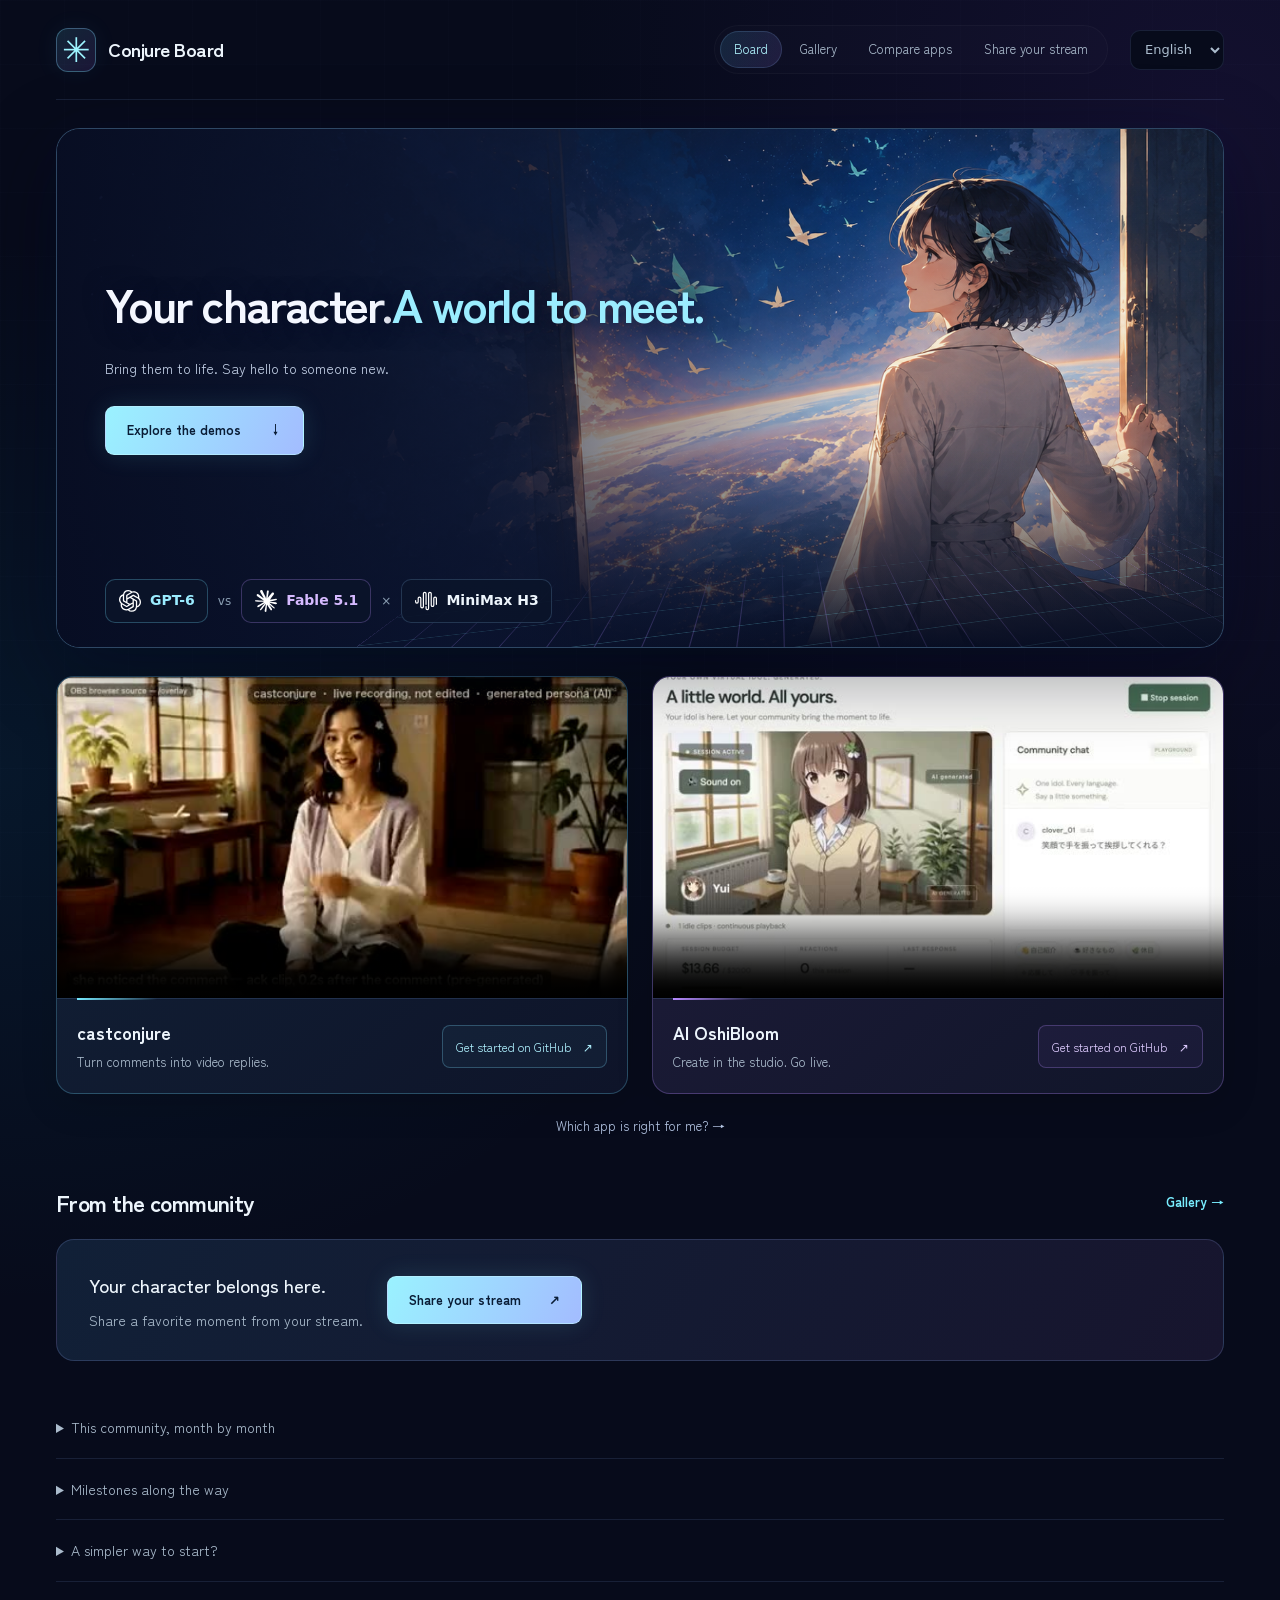
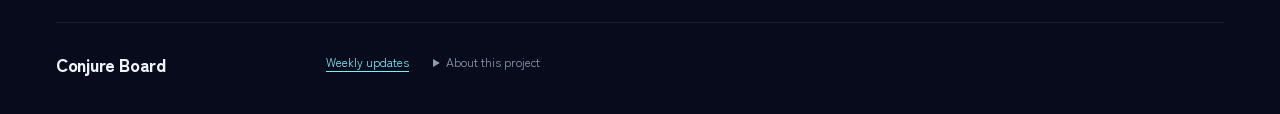
<file: index.html>
<!doctype html><html lang="en"><head><meta charset="utf-8"><meta name="viewport" content="width=device-width,initial-scale=1"><meta name="theme-color" content="#080d17">
<title>Conjure Board</title>
<meta name="description" content="Bring them to life. Say hello to someone new.">
<meta property="og:title" content="Your character. A world to meet. · Conjure Board">
<meta property="og:description" content="Bring them to life. Say hello to someone new.">
<meta property="og:type" content="website">
<meta property="og:image" content="https://purankuton2001.github.io/conjure-board/assets/character-world-no-ja.png">
<meta property="og:image:alt" content="Original AI-generated concept illustration of a character stepping toward a new world">
<meta name="twitter:card" content="summary_large_image">
<link rel="stylesheet" href="https://fonts.googleapis.com/css2?family=Zen+Kaku+Gothic+New:wght@400;500;700&family=JetBrains+Mono:wght@400;600&display=swap">
<link rel="stylesheet" href="assets/style.css?v=24b2fa99bf94"></head><body class="page-board"><a class="skip-link" href="#main"><span data-l="en" class="on">Skip to content</span><span data-l="ja">本文へ移動</span><span data-l="ko">본문으로 이동</span><span data-l="zh-Hans">跳转到正文</span><span data-l="zh-Hant">跳至主要內容</span></a><div class="wrap">
<header class="top"><a class="brand" href="./"><span class="brand-mark" aria-hidden="true">✳</span><span>Conjure Board</span></a>
<nav class="main" aria-label="Main navigation"><a href="index.html" aria-current="page"><span data-l="en" class="on">Board</span><span data-l="ja">Board</span><span data-l="ko">Board</span><span data-l="zh-Hans">榜单</span><span data-l="zh-Hant">榜單</span></a><a href="gallery.html"><span data-l="en" class="on">Gallery</span><span data-l="ja">ギャラリー</span><span data-l="ko">갤러리</span><span data-l="zh-Hans">画廊</span><span data-l="zh-Hant">藝廊</span></a><a href="versus.html"><span data-l="en" class="on">Compare apps</span><span data-l="ja">アプリを比べる</span><span data-l="ko">앱 비교</span><span data-l="zh-Hans">比较应用</span><span data-l="zh-Hant">比較應用程式</span></a><a href="report.html"><span data-l="en" class="on">Share your stream</span><span data-l="ja">配信を紹介する</span><span data-l="ko">방송 소개하기</span><span data-l="zh-Hans">分享直播</span><span data-l="zh-Hant">分享直播</span></a></nav>
<div class="lang"><select data-language-select aria-label="Language"><option value="en" lang="en" selected>English</option><option value="ja" lang="ja">日本語</option><option value="ko" lang="ko">한국어</option><option value="zh-Hans" lang="zh-Hans">简体中文</option><option value="zh-Hant" lang="zh-Hant">繁體中文</option></select></div></header>
<main id="main">
<section class="board-intro"><img class="world-art" src="assets/character-world-art.png" alt="" width="1672" height="941" fetchpriority="high"><div class="world-grid" aria-hidden="true"></div><div class="intro-copy"><h1><span data-l="en" class="on"><span class="title-phrase">Your character. </span><span class="title-phrase">A world to meet.</span></span><span data-l="ja"><span class="title-phrase">あなたのキャラクターを、</span><span class="title-phrase">世界へ。</span></span><span data-l="ko"><span class="title-phrase">당신의 캐릭터를, </span><span class="title-phrase">세상으로.</span></span><span data-l="zh-Hans"><span class="title-phrase">让你的角色，</span><span class="title-phrase">走向世界。</span></span><span data-l="zh-Hant"><span class="title-phrase">讓你的角色，</span><span class="title-phrase">走向世界。</span></span></h1><p class="lede"><span data-l="en" class="on">Bring them to life. Say hello to someone new.</span><span data-l="ja">声を届ける。誰かと出会う。好きなアプリで、最初の一歩を。</span><span data-l="ko">목소리를 전하고, 새로운 사람을 만나세요. 좋아하는 앱에서 첫걸음을.</span><span data-l="zh-Hans">发出声音，遇见新朋友。从喜欢的应用迈出第一步。</span><span data-l="zh-Hant">發出聲音，遇見新朋友。從喜歡的應用程式邁出第一步。</span></p><a class="btn" href="#experiences"><span data-l="en" class="on">Explore the demos</span><span data-l="ja">デモを見てみる</span><span data-l="ko">데모 둘러보기</span><span data-l="zh-Hans">探索演示</span><span data-l="zh-Hant">探索示範</span> <span aria-hidden="true">↓</span></a></div><div class="intro-tech"><div class="tech-stack" aria-label="GPT-6 vs Fable 5.1 × MiniMax H3"><span><img src="assets/openai.svg" width="24" height="24" alt="OpenAI">GPT-6</span><i aria-hidden="true">vs</i><span><img src="assets/claude.svg" width="24" height="24" alt="Claude">Fable 5.1</span><i aria-hidden="true">×</i><span><img src="assets/minimax.svg" width="24" height="24" alt="MiniMax">MiniMax H3</span></div></div></section>
<div class="heroes" id="experiences"><figure class="hero" style="--card-accent:#6247e6"><video class="hv" src="assets/castconjure-hero.mp4" poster="assets/castconjure-hero.jpg" playsinline controls preload="metadata" aria-label="A viewer types dance!! — she notices the comment within 0.2 s, then dances about 6 s later, in her own voice"></video><figcaption><div><b>castconjure</b><p><span data-l="en" class="on">Turn comments into video replies.</span><span data-l="ja">コメントに、動画でこたえる。</span><span data-l="ko">댓글에 영상으로 답해요.</span><span data-l="zh-Hans">用视频回应评论。</span><span data-l="zh-Hant">用影片回應留言。</span></p></div><a class="app-action" href="https://github.com/purankuton2001/castconjure"><span data-l="en" class="on">Get started on GitHub</span><span data-l="ja">GitHubではじめる</span><span data-l="ko">GitHub에서 시작</span><span data-l="zh-Hans">在 GitHub 开始</span><span data-l="zh-Hant">在 GitHub 開始</span> <span aria-hidden="true">↗</span></a></figcaption></figure><figure class="hero" style="--card-accent:#d4467a"><video class="hv" src="assets/oshibloom-hero.mp4" poster="assets/oshibloom-hero.jpg" playsinline controls preload="metadata" aria-label="A viewer asks the character to wave; the studio generates a spoken, animated response, wait included"></video><figcaption><div><b>AI OshiBloom</b><p><span data-l="en" class="on">Create in the studio. Go live.</span><span data-l="ja">スタジオでつくって、そのまま配信。</span><span data-l="ko">스튜디오에서 만들고 바로 방송해요.</span><span data-l="zh-Hans">在工作室创作，然后开播。</span><span data-l="zh-Hant">在工作室創作，然後開播。</span></p></div><a class="app-action" href="https://github.com/purankuton2001/ai-oshibloom"><span data-l="en" class="on">Get started on GitHub</span><span data-l="ja">GitHubではじめる</span><span data-l="ko">GitHub에서 시작</span><span data-l="zh-Hans">在 GitHub 开始</span><span data-l="zh-Hant">在 GitHub 開始</span> <span aria-hidden="true">↗</span></a></figcaption></figure></div><div class="compare-link"><a class="text-link" href="versus.html"><span data-l="en" class="on">Which app is right for me?</span><span data-l="ja">どっちのアプリが自分向き？</span><span data-l="ko">어떤 앱이 나에게 맞을까요?</span><span data-l="zh-Hans">哪个应用适合我？</span><span data-l="zh-Hant">哪個應用程式適合我？</span> <span aria-hidden="true">→</span></a></div>

<div class="section-heading"><h2><span data-l="en" class="on">From the community</span><span data-l="ja">みんなのキャラクター</span><span data-l="ko">커뮤니티 캐릭터</span><span data-l="zh-Hans">社区的角色们</span><span data-l="zh-Hant">社群的角色們</span></h2><a class="text-link" href="gallery.html"><span data-l="en" class="on">Gallery</span><span data-l="ja">ギャラリー</span><span data-l="ko">갤러리</span><span data-l="zh-Hans">画廊</span><span data-l="zh-Hant">藝廊</span> →</a></div>
<div class="empty"><div><strong><span data-l="en" class="on">Your character belongs here.</span><span data-l="ja">あなたのキャラクターも、ここに。</span><span data-l="ko">당신의 캐릭터도 함께해요.</span><span data-l="zh-Hans">让你的角色也加入。</span><span data-l="zh-Hant">讓你的角色也加入。</span></strong><p><span data-l="en" class="on">Share a favorite moment from your stream.</span><span data-l="ja">お気に入りの配信シーンを紹介しよう。</span><span data-l="ko">좋아하는 방송 장면을 공유해 보세요.</span><span data-l="zh-Hans">分享一个喜欢的直播瞬间。</span><span data-l="zh-Hant">分享一個喜歡的直播瞬間。</span></p></div><a class="btn" href="report.html"><span data-l="en" class="on">Share your stream</span><span data-l="ja">配信を紹介する</span><span data-l="ko">방송 소개하기</span><span data-l="zh-Hans">分享直播</span><span data-l="zh-Hant">分享直播</span> <span aria-hidden="true">↗</span></a></div>

<div class="board-extras"><details class="board-detail"><summary><span data-l="en" class="on">This community, month by month</span><span data-l="ja">配信の歩み</span><span data-l="ko">월별 방송 기록</span><span data-l="zh-Hans">每月直播记录</span><span data-l="zh-Hant">每月直播紀錄</span></summary>
<p class="quiet-state"><span data-l="en" class="on">As streams are shared, their monthly activity will appear here.</span><span data-l="ja">配信が集まると、月ごとの活動をここで振り返れます。</span><span data-l="ko">방송이 모이면 이곳에서 월별 활동을 볼 수 있어요.</span><span data-l="zh-Hans">直播陆续加入后，就能在这里回顾每月的活动。</span><span data-l="zh-Hant">直播陸續加入後，就能在這裡回顧每月的活動。</span></p>

</details><details class="board-detail"><summary><span data-l="en" class="on">Milestones along the way</span><span data-l="ja">配信を重ねる楽しみ</span><span data-l="ko">방송과 함께 쌓이는 이정표</span><span data-l="zh-Hans">直播路上的里程碑</span><span data-l="zh-Hant">直播路上的里程碑</span></summary><div class="tiers"><div class="tier"><span class="tier-number">01</span><div class="name">First Conjure</div><div><b><span data-l="en" class="on">Milestone</span><span data-l="ja">達成の目安</span><span data-l="ko">달성 기준</span><span data-l="zh-Hans">达成条件</span><span data-l="zh-Hant">達成條件</span></b> <span data-l="en" class="on">Your first reviewed stream</span><span data-l="ja">最初の配信が掲載されたら</span><span data-l="ko">첫 방송이 검토 후 게시되면</span><span data-l="zh-Hans">首场直播审核通过后</span><span data-l="zh-Hant">首場直播審核通過後</span><br><b><span data-l="en" class="on">Your feature</span><span data-l="ja">紹介される場所</span><span data-l="ko">소개되는 곳</span><span data-l="zh-Hans">展示方式</span><span data-l="zh-Hant">展示方式</span></b> <span data-l="en" class="on">Your character and clip join the Board, with an introduction on the official X account.</span><span data-l="ja">キャラクターとクリップを Board に掲載し、公式 X でも紹介します。</span><span data-l="ko">캐릭터와 클립을 Board에 게시하고 공식 X에서도 소개합니다.</span><span data-l="zh-Hans">角色与片段将登上榜单，并由官方 X 账号介绍。</span><span data-l="zh-Hant">角色與片段將登上榜單，並由官方 X 帳號介紹。</span></div></div><div class="tier"><span class="tier-number">02</span><div class="name">Fan Chant</div><div><b><span data-l="en" class="on">Milestone</span><span data-l="ja">達成の目安</span><span data-l="ko">달성 기준</span><span data-l="zh-Hans">达成条件</span><span data-l="zh-Hant">達成條件</span></b> <span data-l="en" class="on">100 reactions in total, or 1,000 views on one stream</span><span data-l="ja">反応数が累計100回、または1回の配信で1,000再生</span><span data-l="ko">누적 반응 100회 또는 한 방송 조회수 1,000회</span><span data-l="zh-Hans">累计 100 次反应，或单场直播 1,000 次观看</span><span data-l="zh-Hant">累計 100 次反應，或單場直播 1,000 次觀看</span><br><b><span data-l="en" class="on">Your feature</span><span data-l="ja">紹介される場所</span><span data-l="ko">소개되는 곳</span><span data-l="zh-Hans">展示方式</span><span data-l="zh-Hant">展示方式</span></b> <span data-l="en" class="on">A pinned Board entry and a Gallery feature in your character’s color.</span><span data-l="ja">Board の上部に掲載。キャラクターのテーマカラーを添えて、ギャラリーでも紹介します。</span><span data-l="ko">Board 상단에 고정하고 캐릭터의 테마 색상으로 갤러리에 소개합니다.</span><span data-l="zh-Hans">榜单置顶，并以角色主题色在画廊展示。</span><span data-l="zh-Hant">榜單置頂，並以角色主題色在藝廊展示。</span></div></div><div class="tier"><span class="tier-number">03</span><div class="name">Comeback</div><div><b><span data-l="en" class="on">Milestone</span><span data-l="ja">達成の目安</span><span data-l="ko">달성 기준</span><span data-l="zh-Hans">达成条件</span><span data-l="zh-Hant">達成條件</span></b> <span data-l="en" class="on">Three reviewed streams</span><span data-l="ja">3回の配信が掲載されたら</span><span data-l="ko">방송 3회가 검토 후 게시되면</span><span data-l="zh-Hans">三场直播审核通过后</span><span data-l="zh-Hant">三場直播審核通過後</span><br><b><span data-l="en" class="on">Your feature</span><span data-l="ja">紹介される場所</span><span data-l="ko">소개되는 곳</span><span data-l="zh-Hans">展示方式</span><span data-l="zh-Hant">展示方式</span></b> <span data-l="en" class="on">If you’d like, share your character as an app template and feature it in the project README.</span><span data-l="ja">ご希望に応じて、キャラクターをアプリのテンプレートとして公開。プロジェクトの紹介ページにも登場します。</span><span data-l="ko">원하시면 캐릭터를 앱 템플릿으로 공개하고 프로젝트 소개 페이지에도 소개합니다.</span><span data-l="zh-Hans">如你愿意，可将角色公开为应用模板，并在项目介绍页展示。</span><span data-l="zh-Hant">如你願意，可將角色公開為應用程式範本，並在專案介紹頁展示。</span></div></div><div class="tier"><span class="tier-number">04</span><div class="name">Encore</div><div><b><span data-l="en" class="on">Milestone</span><span data-l="ja">達成の目安</span><span data-l="ko">달성 기준</span><span data-l="zh-Hans">达成条件</span><span data-l="zh-Hant">達成條件</span></b> <span data-l="en" class="on">The character with the most reactions that month, across both apps</span><span data-l="ja">2つのアプリを通して、その月に最も多くの反応を届けたキャラクター</span><span data-l="ko">두 앱을 통틀어 그달 반응 수가 가장 많은 캐릭터</span><span data-l="zh-Hans">两款应用中，当月反应数最多的角色</span><span data-l="zh-Hant">兩款應用程式中，當月反應數最多的角色</span><br><b><span data-l="en" class="on">Your feature</span><span data-l="ja">紹介される場所</span><span data-l="ko">소개되는 곳</span><span data-l="zh-Hans">展示方式</span><span data-l="zh-Hant">展示方式</span></b> <span data-l="en" class="on">A month-long feature on X, the first Gallery spot, a five-question interview, and priority for the next invitation stream.</span><span data-l="ja">公式 X で1か月の固定紹介、ギャラリーの先頭掲載、5つの質問によるインタビュー。次回の招待配信にも優先してお声がけします。</span><span data-l="ko">공식 X 한 달 고정 소개, 갤러리 첫 자리, 질문 5개의 인터뷰와 다음 초청 방송 우선 초대.</span><span data-l="zh-Hans">官方 X 置顶介绍一个月、画廊首位展示、五问专访，以及下次邀请直播的优先邀请。</span><span data-l="zh-Hant">官方 X 置頂介紹一個月、藝廊首位展示、五問專訪，以及下次邀請直播的優先邀請。</span></div></div></div>
<p class="mut"><span data-l="en" class="on">Every shared stream is reviewed before it appears. See the submission guide for eligibility and milestone details.</span><span data-l="ja">お寄せいただいた配信は、内容を確認してから掲載します。参加条件や掲載については、配信紹介ページをご覧ください。</span><span data-l="ko">보내주신 방송은 확인 후 게시됩니다. 참여 조건과 게재 안내는 방송 소개 페이지에서 확인해 주세요.</span><span data-l="zh-Hans">提交的直播将在审核后展示。参与条件和展示说明请查看直播分享页面。</span><span data-l="zh-Hant">提交的直播將在審核後展示。參與條件和展示說明請查看直播分享頁面。</span> <a href="report.html"><span data-l="en" class="on">A few things before you share</span><span data-l="ja">参加にあたって</span><span data-l="ko">참여 안내</span><span data-l="zh-Hans">参与须知</span><span data-l="zh-Hant">參與須知</span> →</a></p>
</details><details class="board-detail" id="waitlist"><summary><span data-l="en" class="on">A simpler way to start?</span><span data-l="ja">もっと手軽にはじめたい？</span><span data-l="ko">더 쉽게 시작하고 싶나요?</span><span data-l="zh-Hans">想更轻松地开始？</span><span data-l="zh-Hant">想更輕鬆地開始？</span></summary><div class="empty"><div><p><span data-l="en" class="on">The apps stay open source and free to self-host with your own fal key (BYOS). Nothing hosted is built yet. We are only counting interest in a version that needs no fal key: reactions billed per clip from prepaid credits, your character stored with us, and the Board updated straight from the stream. One click on GitHub is enough.</span><span data-l="ja">アプリはこれからもオープンソースのまま、自分の fal キーで無料で動かせます（BYOS）。hosted 版はまだ何も作っていません。fal のキーが要らない版（反応ごとの前払いクレジット、キャラクターの預かり、配信からそのまま Board 更新）への関心を数えているだけです。GitHub で 1 クリックするだけで十分です。</span><span data-l="ko">앱은 계속 오픈 소스로 남고, 자신의 fal 키로 무료로 실행할 수 있어요(BYOS). 호스팅 버전은 아직 아무것도 만들지 않았습니다. fal 키가 필요 없는 버전(반응별 선불 크레딧, 캐릭터 보관, 방송에서 바로 Board 갱신)에 대한 관심만 세고 있어요. GitHub에서 한 번 클릭하면 충분합니다.</span><span data-l="zh-Hans">应用会继续保持开源，你可以用自己的 fal 密钥免费运行（BYOS）。托管版本目前尚未开发，我们只是在统计关注度：无需 fal 密钥、按反应从预付额度计费、托管你的角色、直播后自动更新榜单。在 GitHub 上点一下即可。</span><span data-l="zh-Hant">應用程式會繼續保持開源，你可以用自己的 fal 金鑰免費執行（BYOS）。託管版本目前尚未開發，我們只是在統計關注度：無需 fal 金鑰、按反應從預付額度計費、託管你的角色、直播後自動更新榜單。在 GitHub 上點一下即可。</span></p></div><a class="text-link" href="https://github.com/purankuton2001/conjure-board/issues/new?template=hosted-waitlist.yml"><span data-l="en" class="on">Join the waitlist on GitHub</span><span data-l="ja">GitHub で待機リストに入る</span><span data-l="ko">GitHub에서 대기 목록 참여</span><span data-l="zh-Hans">在 GitHub 加入等候名单</span><span data-l="zh-Hant">在 GitHub 加入等候名單</span> ↗</a></div></details></div></main>
<footer><a class="footer-brand" href="./">Conjure Board</a><div><a href="weekly.html"><span data-l="en" class="on">Weekly updates</span><span data-l="ja">今週のようす</span><span data-l="ko">주간 소식</span><span data-l="zh-Hans">每周动态</span><span data-l="zh-Hant">每週動態</span></a><details class="footer-details"><summary><span data-l="en" class="on">About this project</span><span data-l="ja">このプロジェクトについて</span><span data-l="ko">프로젝트 소개</span><span data-l="zh-Hans">关于本项目</span><span data-l="zh-Hant">關於本專案</span></summary><p><span data-l="en" class="on">An independent community project for original AI characters. Not sponsored by the model or video providers.</span><span data-l="ja">オリジナルの AI キャラクターを紹介する、有志のプロジェクトです。モデル・映像生成サービス各社によるスポンサー企画ではありません。</span><span data-l="ko">오리지널 AI 캐릭터를 소개하는 독립 커뮤니티 프로젝트입니다. 모델·영상 서비스 업체의 후원을 받지 않습니다.</span><span data-l="zh-Hans">这是一个介绍原创 AI 角色的独立社区项目，未受模型或视频服务商赞助。</span><span data-l="zh-Hant">這是一個介紹原創 AI 角色的獨立社群專案，未受模型或影片服務商贊助。</span></p><p><span data-l="en" class="on">For a correction or removal, open a GitHub issue with the entry and your request. For removal, start the title with “takedown:”.</span><span data-l="ja">掲載内容の修正・取り下げは、対象のページとご希望を添えて GitHub からご連絡ください。取り下げの場合は件名を「takedown:」で始めてください。</span><span data-l="ko">수정이나 삭제는 해당 페이지와 요청 내용을 GitHub에 남겨주세요. 삭제 요청 제목은 “takedown:”으로 시작해 주세요.</span><span data-l="zh-Hans">如需修改或下架，请通过 GitHub 提供相关页面和请求内容。下架请求标题请以“takedown:”开头。</span><span data-l="zh-Hant">如需修改或下架，請透過 GitHub 提供相關頁面和請求內容。下架請求標題請以「takedown:」開頭。</span> <a href="https://github.com/purankuton2001/conjure-board/issues/new">GitHub ↗</a></p></details></div></footer>
</div><script type="module" src="assets/language.js?v=24b2fa99bf94"></script></body></html>
</file>
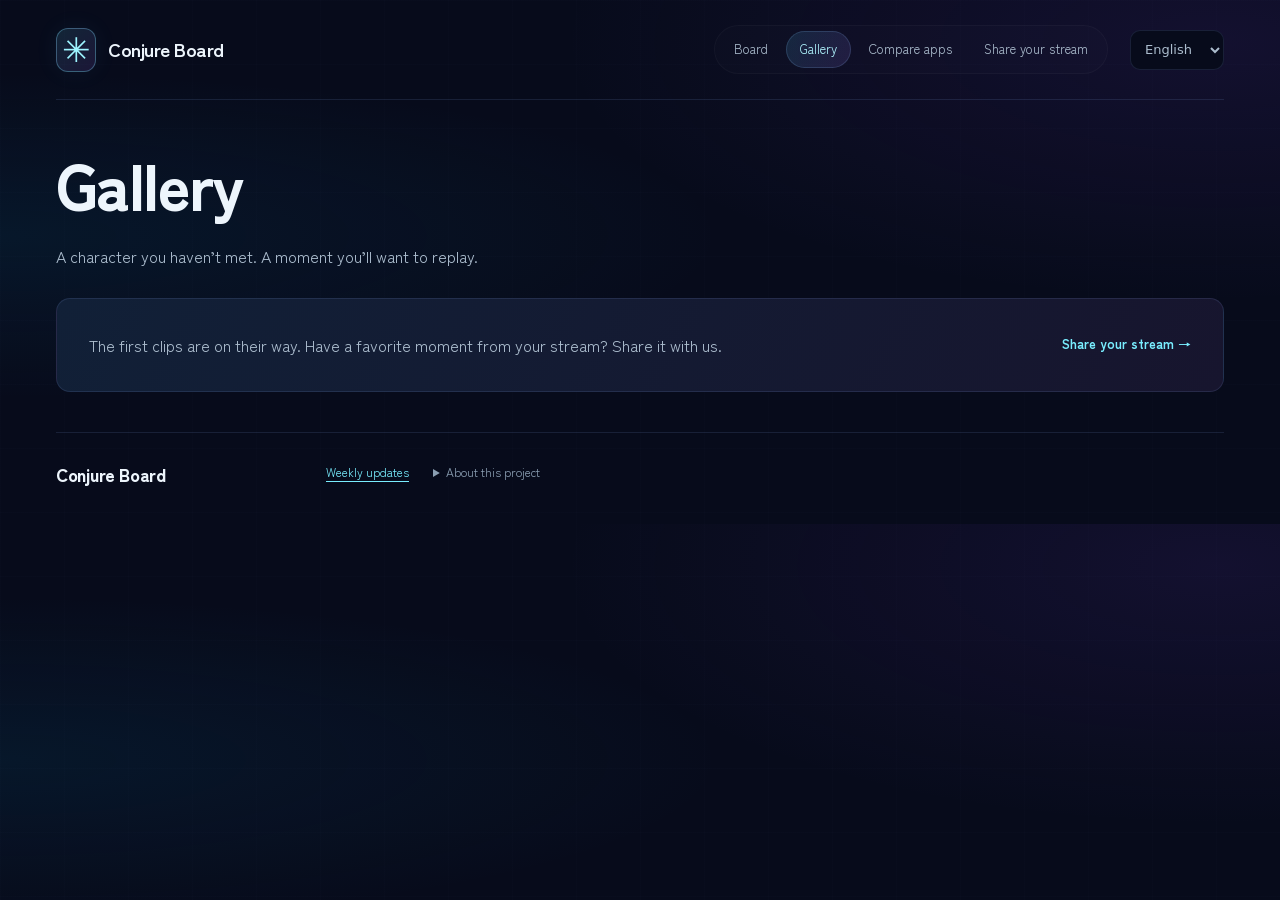
<file: gallery.html>
<!doctype html><html lang="en"><head><meta charset="utf-8"><meta name="viewport" content="width=device-width,initial-scale=1"><meta name="theme-color" content="#080d17">
<title>Gallery · Conjure Board</title>
<meta name="description" content="Bring them to life. Say hello to someone new.">
<meta property="og:title" content="Gallery · Conjure Board">
<meta property="og:description" content="Bring them to life. Say hello to someone new.">
<meta property="og:type" content="website">
<meta property="og:image" content="https://purankuton2001.github.io/conjure-board/assets/character-world-no-ja.png">
<meta property="og:image:alt" content="Original AI-generated concept illustration of a character stepping toward a new world">
<meta name="twitter:card" content="summary_large_image">
<link rel="stylesheet" href="https://fonts.googleapis.com/css2?family=Zen+Kaku+Gothic+New:wght@400;500;700&family=JetBrains+Mono:wght@400;600&display=swap">
<link rel="stylesheet" href="assets/style.css?v=24b2fa99bf94"></head><body class="page-gallery"><a class="skip-link" href="#main"><span data-l="en" class="on">Skip to content</span><span data-l="ja">本文へ移動</span><span data-l="ko">본문으로 이동</span><span data-l="zh-Hans">跳转到正文</span><span data-l="zh-Hant">跳至主要內容</span></a><div class="wrap">
<header class="top"><a class="brand" href="./"><span class="brand-mark" aria-hidden="true">✳</span><span>Conjure Board</span></a>
<nav class="main" aria-label="Main navigation"><a href="index.html"><span data-l="en" class="on">Board</span><span data-l="ja">Board</span><span data-l="ko">Board</span><span data-l="zh-Hans">榜单</span><span data-l="zh-Hant">榜單</span></a><a href="gallery.html" aria-current="page"><span data-l="en" class="on">Gallery</span><span data-l="ja">ギャラリー</span><span data-l="ko">갤러리</span><span data-l="zh-Hans">画廊</span><span data-l="zh-Hant">藝廊</span></a><a href="versus.html"><span data-l="en" class="on">Compare apps</span><span data-l="ja">アプリを比べる</span><span data-l="ko">앱 비교</span><span data-l="zh-Hans">比较应用</span><span data-l="zh-Hant">比較應用程式</span></a><a href="report.html"><span data-l="en" class="on">Share your stream</span><span data-l="ja">配信を紹介する</span><span data-l="ko">방송 소개하기</span><span data-l="zh-Hans">分享直播</span><span data-l="zh-Hant">分享直播</span></a></nav>
<div class="lang"><select data-language-select aria-label="Language"><option value="en" lang="en" selected>English</option><option value="ja" lang="ja">日本語</option><option value="ko" lang="ko">한국어</option><option value="zh-Hans" lang="zh-Hans">简体中文</option><option value="zh-Hant" lang="zh-Hant">繁體中文</option></select></div></header>
<main id="main"><h1><span data-l="en" class="on">Gallery</span><span data-l="ja">ギャラリー</span><span data-l="ko">갤러리</span><span data-l="zh-Hans">画廊</span><span data-l="zh-Hant">藝廊</span></h1><p class="lede"><span data-l="en" class="on">A character you haven’t met. A moment you’ll want to replay.</span><span data-l="ja">まだ知らないキャラクターと、何度も見たくなるワンシーン。</span><span data-l="ko">아직 만나지 못한 캐릭터, 다시 보고 싶은 한 장면.</span><span data-l="zh-Hans">遇见新的角色，重温心动的一幕。</span><span data-l="zh-Hant">遇見新的角色，重溫心動的一幕。</span></p><div class="empty"><span data-l="en" class="on">The first clips are on their way. Have a favorite moment from your stream? Share it with us.</span><span data-l="ja">クリップはこれから集まります。あなたの配信のお気に入りの場面も、ぜひ紹介してください。</span><span data-l="ko">첫 클립을 기다리고 있어요. 내 방송에서 좋아하는 장면도 소개해 주세요.</span><span data-l="zh-Hans">精彩片段正在征集中，也欢迎分享你直播中喜欢的瞬间。</span><span data-l="zh-Hant">精彩片段正在徵集中，也歡迎分享你直播中喜歡的瞬間。</span> <a class="text-link" href="report.html"><span data-l="en" class="on">Share your stream</span><span data-l="ja">配信を紹介する</span><span data-l="ko">방송 소개하기</span><span data-l="zh-Hans">分享直播</span><span data-l="zh-Hant">分享直播</span> →</a></div></main>
<footer><a class="footer-brand" href="./">Conjure Board</a><div><a href="weekly.html"><span data-l="en" class="on">Weekly updates</span><span data-l="ja">今週のようす</span><span data-l="ko">주간 소식</span><span data-l="zh-Hans">每周动态</span><span data-l="zh-Hant">每週動態</span></a><details class="footer-details"><summary><span data-l="en" class="on">About this project</span><span data-l="ja">このプロジェクトについて</span><span data-l="ko">프로젝트 소개</span><span data-l="zh-Hans">关于本项目</span><span data-l="zh-Hant">關於本專案</span></summary><p><span data-l="en" class="on">An independent community project for original AI characters. Not sponsored by the model or video providers.</span><span data-l="ja">オリジナルの AI キャラクターを紹介する、有志のプロジェクトです。モデル・映像生成サービス各社によるスポンサー企画ではありません。</span><span data-l="ko">오리지널 AI 캐릭터를 소개하는 독립 커뮤니티 프로젝트입니다. 모델·영상 서비스 업체의 후원을 받지 않습니다.</span><span data-l="zh-Hans">这是一个介绍原创 AI 角色的独立社区项目，未受模型或视频服务商赞助。</span><span data-l="zh-Hant">這是一個介紹原創 AI 角色的獨立社群專案，未受模型或影片服務商贊助。</span></p><p><span data-l="en" class="on">For a correction or removal, open a GitHub issue with the entry and your request. For removal, start the title with “takedown:”.</span><span data-l="ja">掲載内容の修正・取り下げは、対象のページとご希望を添えて GitHub からご連絡ください。取り下げの場合は件名を「takedown:」で始めてください。</span><span data-l="ko">수정이나 삭제는 해당 페이지와 요청 내용을 GitHub에 남겨주세요. 삭제 요청 제목은 “takedown:”으로 시작해 주세요.</span><span data-l="zh-Hans">如需修改或下架，请通过 GitHub 提供相关页面和请求内容。下架请求标题请以“takedown:”开头。</span><span data-l="zh-Hant">如需修改或下架，請透過 GitHub 提供相關頁面和請求內容。下架請求標題請以「takedown:」開頭。</span> <a href="https://github.com/purankuton2001/conjure-board/issues/new">GitHub ↗</a></p></details></div></footer>
</div><script type="module" src="assets/language.js?v=24b2fa99bf94"></script></body></html>
</file>
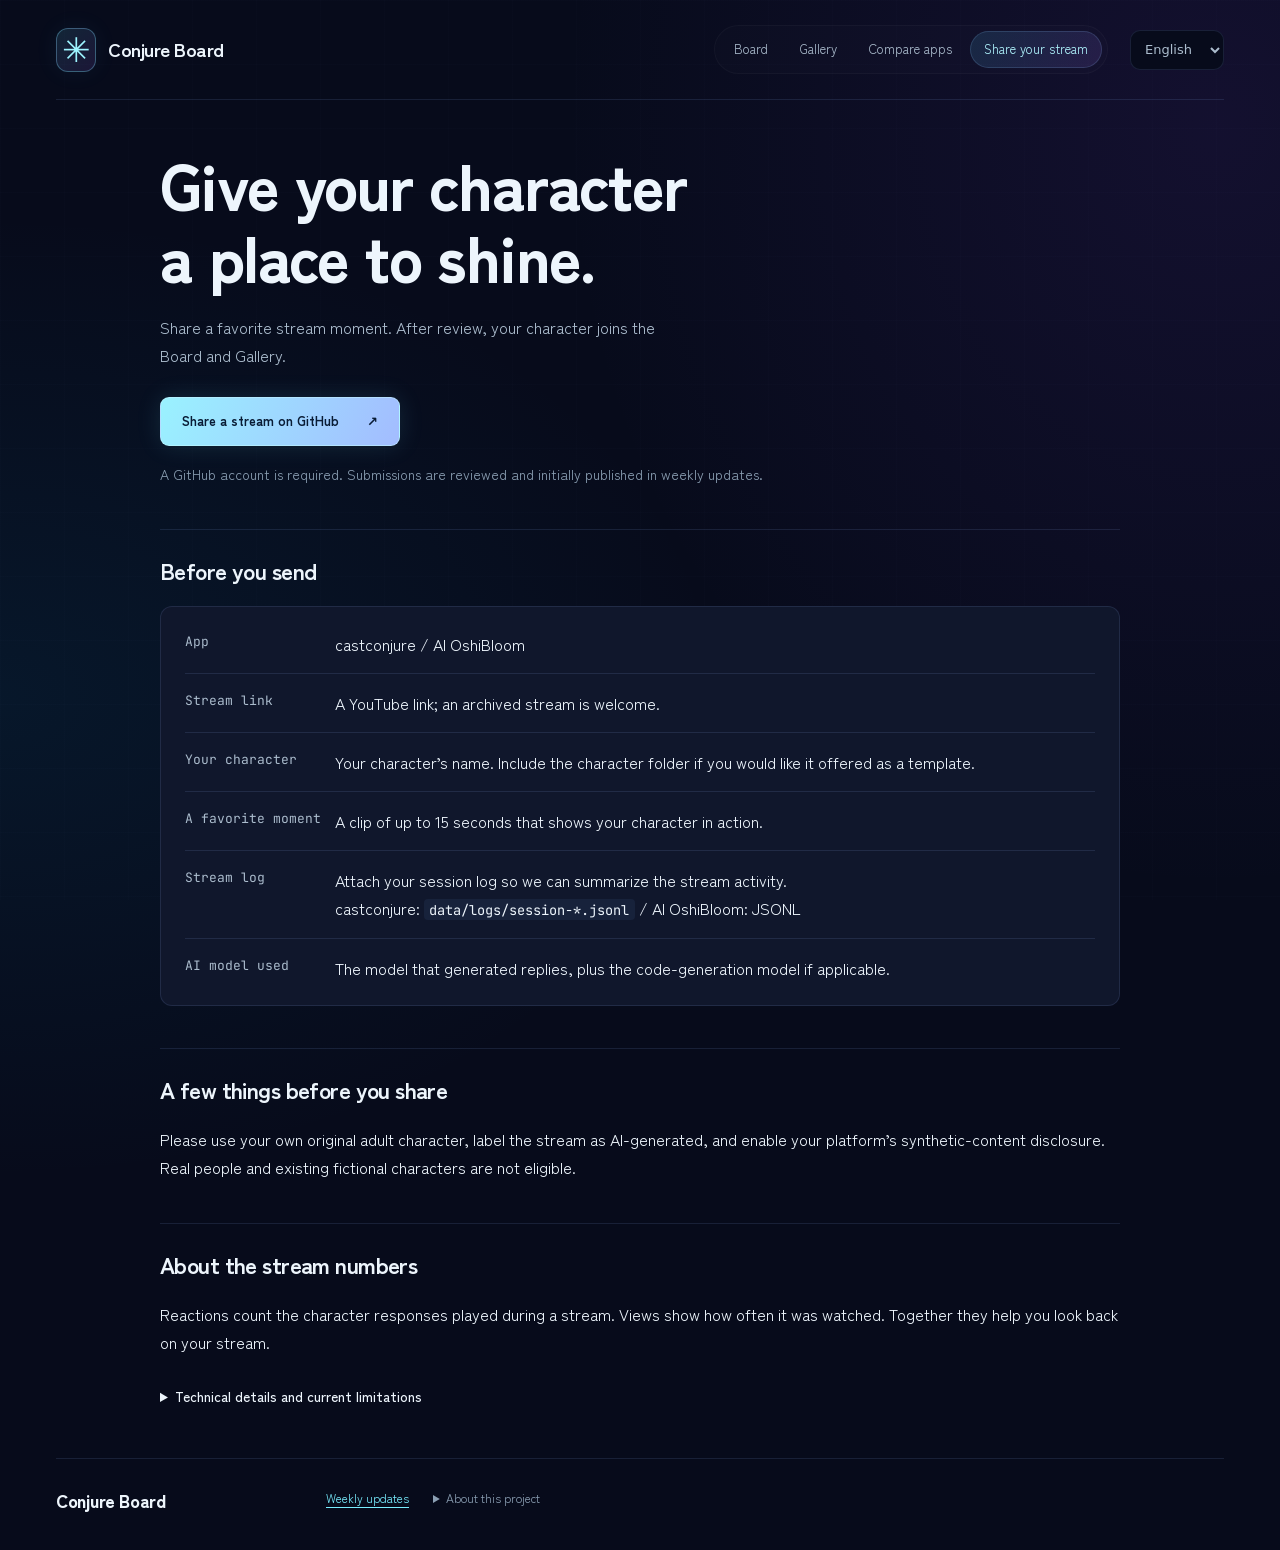
<file: report.html>
<!doctype html><html lang="en"><head><meta charset="utf-8"><meta name="viewport" content="width=device-width,initial-scale=1"><meta name="theme-color" content="#080d17">
<title>Report a stream · Conjure Board</title>
<meta name="description" content="Bring them to life. Say hello to someone new.">
<meta property="og:title" content="Report a stream · Conjure Board">
<meta property="og:description" content="Bring them to life. Say hello to someone new.">
<meta property="og:type" content="website">
<meta property="og:image" content="https://purankuton2001.github.io/conjure-board/assets/character-world-no-ja.png">
<meta property="og:image:alt" content="Original AI-generated concept illustration of a character stepping toward a new world">
<meta name="twitter:card" content="summary_large_image">
<link rel="stylesheet" href="https://fonts.googleapis.com/css2?family=Zen+Kaku+Gothic+New:wght@400;500;700&family=JetBrains+Mono:wght@400;600&display=swap">
<link rel="stylesheet" href="assets/style.css?v=24b2fa99bf94"></head><body class="page-report"><a class="skip-link" href="#main"><span data-l="en" class="on">Skip to content</span><span data-l="ja">本文へ移動</span><span data-l="ko">본문으로 이동</span><span data-l="zh-Hans">跳转到正文</span><span data-l="zh-Hant">跳至主要內容</span></a><div class="wrap">
<header class="top"><a class="brand" href="./"><span class="brand-mark" aria-hidden="true">✳</span><span>Conjure Board</span></a>
<nav class="main" aria-label="Main navigation"><a href="index.html"><span data-l="en" class="on">Board</span><span data-l="ja">Board</span><span data-l="ko">Board</span><span data-l="zh-Hans">榜单</span><span data-l="zh-Hant">榜單</span></a><a href="gallery.html"><span data-l="en" class="on">Gallery</span><span data-l="ja">ギャラリー</span><span data-l="ko">갤러리</span><span data-l="zh-Hans">画廊</span><span data-l="zh-Hant">藝廊</span></a><a href="versus.html"><span data-l="en" class="on">Compare apps</span><span data-l="ja">アプリを比べる</span><span data-l="ko">앱 비교</span><span data-l="zh-Hans">比较应用</span><span data-l="zh-Hant">比較應用程式</span></a><a href="report.html" aria-current="page"><span data-l="en" class="on">Share your stream</span><span data-l="ja">配信を紹介する</span><span data-l="ko">방송 소개하기</span><span data-l="zh-Hans">分享直播</span><span data-l="zh-Hant">分享直播</span></a></nav>
<div class="lang"><select data-language-select aria-label="Language"><option value="en" lang="en" selected>English</option><option value="ja" lang="ja">日本語</option><option value="ko" lang="ko">한국어</option><option value="zh-Hans" lang="zh-Hans">简体中文</option><option value="zh-Hant" lang="zh-Hant">繁體中文</option></select></div></header>
<main id="main">
<h1><span data-l="en" class="on">Give your character a place to shine.</span><span data-l="ja">この子の見せ場を、もっと遠くへ。</span><span data-l="ko">내 캐릭터의 순간을 더 멀리.</span><span data-l="zh-Hans">让你的角色，被更多人看见。</span><span data-l="zh-Hant">讓你的角色，被更多人看見。</span></h1>
<p class="lede"><span data-l="en" class="on">Share a favorite stream moment. After review, your character joins the Board and Gallery.</span><span data-l="ja">お気に入りの配信シーンを送ってください。確認後、Boardとギャラリーで紹介します。</span><span data-l="ko">좋아하는 방송 장면을 보내주세요. 확인 후 Board와 갤러리에 소개합니다.</span><span data-l="zh-Hans">分享喜欢的直播片段，审核后将在 Board 和画廊展示。</span><span data-l="zh-Hant">分享喜歡的直播片段，審核後將在 Board 和畫廊展示。</span></p>
<p><a class="btn" href="https://github.com/purankuton2001/conjure-board/issues/new?template=stream-report.yml"><span data-l="en" class="on">Share a stream on GitHub</span><span data-l="ja">GitHub で配信を紹介する</span><span data-l="ko">GitHub에서 방송 소개하기</span><span data-l="zh-Hans">在 GitHub 分享直播</span><span data-l="zh-Hant">在 GitHub 分享直播</span> ↗</a></p><p class="mut"><span data-l="en" class="on">A GitHub account is required. Submissions are reviewed and initially published in weekly updates.</span><span data-l="ja">送信には GitHub アカウントが必要です。掲載は内容を確認後、当面は週ごとに反映します。</span><span data-l="ko">제출하려면 GitHub 계정이 필요합니다. 확인 후 초기에는 매주 게시됩니다.</span><span data-l="zh-Hans">提交需要 GitHub 账号。内容经审核后，初期将按周发布。</span><span data-l="zh-Hant">提交需要 GitHub 帳號。內容經審核後，初期將按週發布。</span></p>
<h2><span data-l="en" class="on">Before you send</span><span data-l="ja">用意するもの</span><span data-l="ko">미리 준비할 것</span><span data-l="zh-Hans">提交前准备</span><span data-l="zh-Hant">提交前準備</span></h2>
<dl class="kv"><dt><span data-l="en" class="on">App</span><span data-l="ja">アプリ</span><span data-l="ko">앱</span><span data-l="zh-Hans">应用</span><span data-l="zh-Hant">應用程式</span></dt><dd>castconjure / AI OshiBloom</dd><dt><span data-l="en" class="on">Stream link</span><span data-l="ja">配信のリンク</span><span data-l="ko">방송 링크</span><span data-l="zh-Hans">直播链接</span><span data-l="zh-Hant">直播連結</span></dt><dd><span data-l="en" class="on">A YouTube link; an archived stream is welcome.</span><span data-l="ja">YouTube の配信 URL。アーカイブでも大丈夫です。</span><span data-l="ko">YouTube 방송 링크. 다시보기도 괜찮아요.</span><span data-l="zh-Hans">YouTube 直播链接，回放也可以。</span><span data-l="zh-Hant">YouTube 直播連結，回放也可以。</span></dd><dt><span data-l="en" class="on">Your character</span><span data-l="ja">キャラクターの紹介</span><span data-l="ko">캐릭터 소개</span><span data-l="zh-Hans">角色介绍</span><span data-l="zh-Hant">角色介紹</span></dt><dd><span data-l="en" class="on">Your character’s name. Include the character folder if you would like it offered as a template.</span><span data-l="ja">キャラクターの名前。テンプレートとしての公開を希望する場合は、キャラクターのフォルダーも添えてください。</span><span data-l="ko">캐릭터 이름. 템플릿 공개를 원하면 캐릭터 폴더도 첨부해 주세요.</span><span data-l="zh-Hans">角色名称。如希望公开为模板，也请附上角色文件夹。</span><span data-l="zh-Hant">角色名稱。如希望公開為範本，也請附上角色資料夾。</span></dd><dt><span data-l="en" class="on">A favorite moment</span><span data-l="ja">お気に入りの場面</span><span data-l="ko">좋아하는 장면</span><span data-l="zh-Hans">喜欢的片段</span><span data-l="zh-Hant">喜歡的片段</span></dt><dd><span data-l="en" class="on">A clip of up to 15 seconds that shows your character in action.</span><span data-l="ja">キャラクターの魅力が伝わる、15秒以内のクリップ。</span><span data-l="ko">캐릭터의 매력이 담긴 15초 이내의 클립.</span><span data-l="zh-Hans">展现角色魅力的片段，15 秒以内。</span><span data-l="zh-Hant">展現角色魅力的片段，15 秒以內。</span></dd><dt><span data-l="en" class="on">Stream log</span><span data-l="ja">配信ログ</span><span data-l="ko">방송 로그</span><span data-l="zh-Hans">直播日志</span><span data-l="zh-Hant">直播紀錄</span></dt><dd><span data-l="en" class="on">Attach your session log so we can summarize the stream activity.</span><span data-l="ja">配信の活動を集計するため、セッションログを添付してください。</span><span data-l="ko">방송 활동을 집계할 수 있도록 세션 로그를 첨부해 주세요.</span><span data-l="zh-Hans">请附上会话日志，便于汇总直播活动。</span><span data-l="zh-Hant">請附上工作階段紀錄，便於彙總直播活動。</span><br>castconjure: <code>data/logs/session-*.jsonl</code> / AI OshiBloom: JSONL</dd><dt><span data-l="en" class="on">AI model used</span><span data-l="ja">使用した AI モデル</span><span data-l="ko">사용한 AI 모델</span><span data-l="zh-Hans">使用的 AI 模型</span><span data-l="zh-Hant">使用的 AI 模型</span></dt><dd><span data-l="en" class="on">The model that generated replies, plus the code-generation model if applicable.</span><span data-l="ja">返答の生成に使用したモデル名。コード生成モデルが分かる場合は、それも記入してください。</span><span data-l="ko">답변 생성에 사용한 모델 이름과, 해당하는 경우 코드 생성 모델도 적어주세요.</span><span data-l="zh-Hans">生成回复的模型名称；如适用，也请填写代码生成模型。</span><span data-l="zh-Hant">產生回覆的模型名稱；如適用，也請填寫程式碼生成模型。</span></dd></dl>
<h2><span data-l="en" class="on">A few things before you share</span><span data-l="ja">参加にあたって</span><span data-l="ko">참여 안내</span><span data-l="zh-Hans">参与须知</span><span data-l="zh-Hant">參與須知</span></h2><p><span data-l="en" class="on">Please use your own original adult character, label the stream as AI-generated, and enable your platform’s synthetic-content disclosure. Real people and existing fictional characters are not eligible.</span><span data-l="ja">ご自身のオリジナルの成人キャラクターでご参加ください。配信には AI 生成である旨を表示し、配信サービスの合成コンテンツ開示も設定してください。実在人物や既存作品のキャラクターは掲載対象外です。</span><span data-l="ko">직접 만든 성인 오리지널 캐릭터로 참여해 주세요. AI 생성 표시와 플랫폼의 합성 콘텐츠 공개 설정이 필요합니다. 실제 인물이나 기존 작품의 캐릭터는 게시 대상이 아닙니다.</span><span data-l="zh-Hans">请使用自己原创的成年角色，标注 AI 生成，并开启平台的合成内容披露。真实人物或现有作品角色不属于展示范围。</span><span data-l="zh-Hant">請使用自己原創的成年角色，標註 AI 生成，並開啟平台的合成內容揭露。真實人物或現有作品角色不屬於展示範圍。</span></p>
<h2><span data-l="en" class="on">About the stream numbers</span><span data-l="ja">配信データについて</span><span data-l="ko">방송 수치 안내</span><span data-l="zh-Hans">关于直播数据</span><span data-l="zh-Hant">關於直播數據</span></h2><p><span data-l="en" class="on">Reactions count the character responses played during a stream. Views show how often it was watched. Together they help you look back on your stream.</span><span data-l="ja">反応数は、配信中に再生されたキャラクターのリアクションの数です。再生数とあわせて、その日の配信を振り返る手がかりにできます。</span><span data-l="ko">반응 수는 방송 중 재생된 캐릭터 반응의 횟수입니다. 조회수와 함께 그날의 방송을 돌아볼 수 있어요.</span><span data-l="zh-Hans">反应数是直播中实际播放的角色回应次数。结合观看次数，可以回顾当天的直播。</span><span data-l="zh-Hant">反應數是直播中實際播放的角色回應次數。結合觀看次數，可以回顧當天的直播。</span></p><details class="copy-details"><summary><span data-l="en" class="on">Technical details and current limitations</span><span data-l="ja">詳しい仕様と、利用前に知っておきたいこと</span><span data-l="ko">상세 사양과 사용 전 참고사항</span><span data-l="zh-Hans">详细规格与使用须知</span><span data-l="zh-Hant">詳細規格與使用須知</span></summary>
<div class="tbl"><table><thead><tr><th>Number</th><th>Source</th><th>Note</th></tr></thead><tbody>
<tr><td>Views, peak concurrent</td><td>YouTube Data API <code>videos.list</code></td><td>View and audience counts from YouTube</td></tr>
<tr><td>Reactions</td><td>Playback-start events in the log (acks excluded)</td><td>Generated responses that were played</td></tr>
<tr><td>Median latency</td><td>Comment received → playback start</td><td>Published per app</td></tr>
<tr><td>Cost</td><td>Sum of estimated cost</td><td>OshiBloom Director is off-meter, self-reported</td></tr></tbody></table></div>
</details></main>
<footer><a class="footer-brand" href="./">Conjure Board</a><div><a href="weekly.html"><span data-l="en" class="on">Weekly updates</span><span data-l="ja">今週のようす</span><span data-l="ko">주간 소식</span><span data-l="zh-Hans">每周动态</span><span data-l="zh-Hant">每週動態</span></a><details class="footer-details"><summary><span data-l="en" class="on">About this project</span><span data-l="ja">このプロジェクトについて</span><span data-l="ko">프로젝트 소개</span><span data-l="zh-Hans">关于本项目</span><span data-l="zh-Hant">關於本專案</span></summary><p><span data-l="en" class="on">An independent community project for original AI characters. Not sponsored by the model or video providers.</span><span data-l="ja">オリジナルの AI キャラクターを紹介する、有志のプロジェクトです。モデル・映像生成サービス各社によるスポンサー企画ではありません。</span><span data-l="ko">오리지널 AI 캐릭터를 소개하는 독립 커뮤니티 프로젝트입니다. 모델·영상 서비스 업체의 후원을 받지 않습니다.</span><span data-l="zh-Hans">这是一个介绍原创 AI 角色的独立社区项目，未受模型或视频服务商赞助。</span><span data-l="zh-Hant">這是一個介紹原創 AI 角色的獨立社群專案，未受模型或影片服務商贊助。</span></p><p><span data-l="en" class="on">For a correction or removal, open a GitHub issue with the entry and your request. For removal, start the title with “takedown:”.</span><span data-l="ja">掲載内容の修正・取り下げは、対象のページとご希望を添えて GitHub からご連絡ください。取り下げの場合は件名を「takedown:」で始めてください。</span><span data-l="ko">수정이나 삭제는 해당 페이지와 요청 내용을 GitHub에 남겨주세요. 삭제 요청 제목은 “takedown:”으로 시작해 주세요.</span><span data-l="zh-Hans">如需修改或下架，请通过 GitHub 提供相关页面和请求内容。下架请求标题请以“takedown:”开头。</span><span data-l="zh-Hant">如需修改或下架，請透過 GitHub 提供相關頁面和請求內容。下架請求標題請以「takedown:」開頭。</span> <a href="https://github.com/purankuton2001/conjure-board/issues/new">GitHub ↗</a></p></details></div></footer>
</div><script type="module" src="assets/language.js?v=24b2fa99bf94"></script></body></html>
</file>
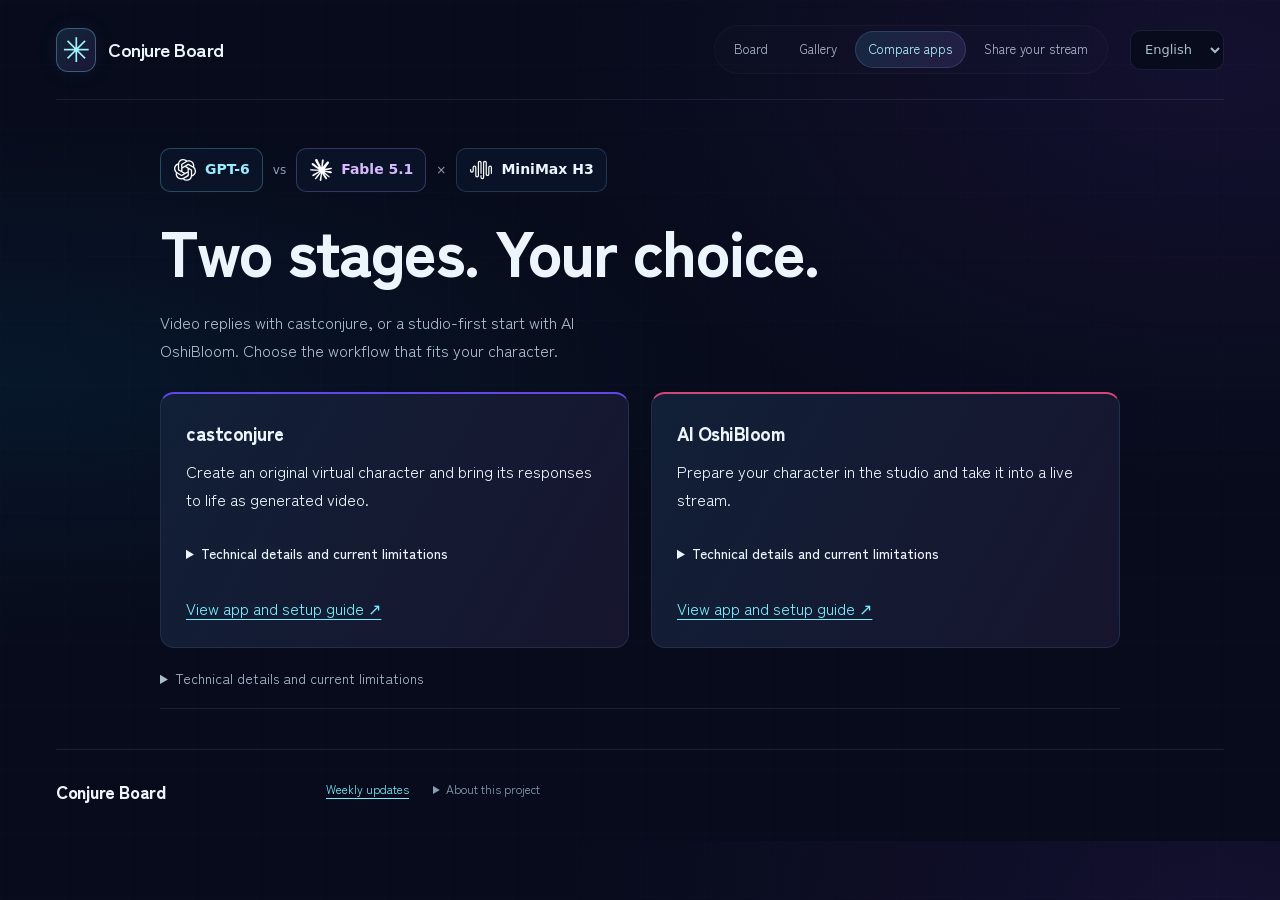
<file: versus.html>
<!doctype html><html lang="en"><head><meta charset="utf-8"><meta name="viewport" content="width=device-width,initial-scale=1"><meta name="theme-color" content="#080d17">
<title>Versus · Conjure Board</title>
<meta name="description" content="Bring them to life. Say hello to someone new.">
<meta property="og:title" content="Versus · Conjure Board">
<meta property="og:description" content="Bring them to life. Say hello to someone new.">
<meta property="og:type" content="website">
<meta property="og:image" content="https://purankuton2001.github.io/conjure-board/assets/character-world-no-ja.png">
<meta property="og:image:alt" content="Original AI-generated concept illustration of a character stepping toward a new world">
<meta name="twitter:card" content="summary_large_image">
<link rel="stylesheet" href="https://fonts.googleapis.com/css2?family=Zen+Kaku+Gothic+New:wght@400;500;700&family=JetBrains+Mono:wght@400;600&display=swap">
<link rel="stylesheet" href="assets/style.css?v=24b2fa99bf94"></head><body class="page-versus"><a class="skip-link" href="#main"><span data-l="en" class="on">Skip to content</span><span data-l="ja">本文へ移動</span><span data-l="ko">본문으로 이동</span><span data-l="zh-Hans">跳转到正文</span><span data-l="zh-Hant">跳至主要內容</span></a><div class="wrap">
<header class="top"><a class="brand" href="./"><span class="brand-mark" aria-hidden="true">✳</span><span>Conjure Board</span></a>
<nav class="main" aria-label="Main navigation"><a href="index.html"><span data-l="en" class="on">Board</span><span data-l="ja">Board</span><span data-l="ko">Board</span><span data-l="zh-Hans">榜单</span><span data-l="zh-Hant">榜單</span></a><a href="gallery.html"><span data-l="en" class="on">Gallery</span><span data-l="ja">ギャラリー</span><span data-l="ko">갤러리</span><span data-l="zh-Hans">画廊</span><span data-l="zh-Hant">藝廊</span></a><a href="versus.html" aria-current="page"><span data-l="en" class="on">Compare apps</span><span data-l="ja">アプリを比べる</span><span data-l="ko">앱 비교</span><span data-l="zh-Hans">比较应用</span><span data-l="zh-Hant">比較應用程式</span></a><a href="report.html"><span data-l="en" class="on">Share your stream</span><span data-l="ja">配信を紹介する</span><span data-l="ko">방송 소개하기</span><span data-l="zh-Hans">分享直播</span><span data-l="zh-Hant">分享直播</span></a></nav>
<div class="lang"><select data-language-select aria-label="Language"><option value="en" lang="en" selected>English</option><option value="ja" lang="ja">日本語</option><option value="ko" lang="ko">한국어</option><option value="zh-Hans" lang="zh-Hans">简体中文</option><option value="zh-Hant" lang="zh-Hant">繁體中文</option></select></div></header>
<main id="main">
<div class="tech-stack" aria-label="GPT-6 vs Fable 5.1 × MiniMax H3"><span><img src="assets/openai.svg" width="24" height="24" alt="OpenAI">GPT-6</span><i aria-hidden="true">vs</i><span><img src="assets/claude.svg" width="24" height="24" alt="Claude">Fable 5.1</span><i aria-hidden="true">×</i><span><img src="assets/minimax.svg" width="24" height="24" alt="MiniMax">MiniMax H3</span></div><h1><span data-l="en" class="on">Two stages. Your choice.</span><span data-l="ja">この子に似合う、ステージを。</span><span data-l="ko">내 캐릭터에 어울리는 무대를.</span><span data-l="zh-Hans">为你的角色，选一个舞台。</span><span data-l="zh-Hant">為你的角色，選一個舞台。</span></h1>
<p class="lede"><span data-l="en" class="on">Video replies with castconjure, or a studio-first start with AI OshiBloom. Choose the workflow that fits your character.</span><span data-l="ja">動画の返事をつなぐcastconjure。スタジオから始めるAI OshiBloom。つくりたい配信から選ぼう。</span><span data-l="ko">영상 답변을 잇는 castconjure, 스튜디오에서 시작하는 AI OshiBloom. 만들고 싶은 방송에서 골라보세요.</span><span data-l="zh-Hans">castconjure 用视频回应评论，AI OshiBloom 从工作室开始。按你想创作的直播来选择。</span><span data-l="zh-Hant">castconjure 用影片回應留言，AI OshiBloom 從工作室開始。依你想創作的直播來選擇。</span></p>

<div class="grid"><div class="card" style="--card-accent:#6247e6"><b>castconjure</b><div><span data-l="en" class="on">Create an original virtual character and bring its responses to life as generated video.</span><span data-l="ja">オリジナルのキャラクターをつくり、コメントへの反応を映像で楽しめます。</span><span data-l="ko">오리지널 캐릭터를 만들고 채팅에 대한 반응을 영상으로 즐겨보세요.</span><span data-l="zh-Hans">创建原创角色，以生成视频呈现对弹幕的回应。</span><span data-l="zh-Hant">建立原創角色，以生成影片呈現對聊天室的回應。</span></div><details class="copy-details"><summary><span data-l="en" class="on">Technical details and current limitations</span><span data-l="ja">詳しい仕様と、利用前に知っておきたいこと</span><span data-l="ko">상세 사양과 사용 전 참고사항</span><span data-l="zh-Hans">详细规格与使用须知</span><span data-l="zh-Hant">詳細規格與使用須知</span></summary><div class="mut">Written by Claude Fable 5.1 · replies: anthropic / gemini / openai</div><div style="margin-top:6px">&quot;dance!!&quot; → noticed in 0.2 s → dancing 6 s later</div><div class="mut" style="margin-top:6px">Female presets only; Local backend has no seed support</div></details><div style="margin-top:8px"><a href="https://github.com/purankuton2001/castconjure"><span data-l="en" class="on">View app and setup guide</span><span data-l="ja">アプリ・始め方を見る</span><span data-l="ko">앱과 시작 안내 보기</span><span data-l="zh-Hans">查看应用与入门指南</span><span data-l="zh-Hant">查看應用程式與入門指南</span> ↗</a></div></div><div class="card" style="--card-accent:#d4467a"><b>AI OshiBloom</b><div><span data-l="en" class="on">Prepare your character in the studio and take it into a live stream.</span><span data-l="ja">スタジオでキャラクターを準備して、ライブ配信へ。最初の配信を試すためのコメント例も用意されています。</span><span data-l="ko">스튜디오에서 캐릭터를 준비하고 방송을 시작하세요. 첫 방송을 위한 채팅 예시도 있습니다.</span><span data-l="zh-Hans">在工作室准备角色，开始直播。还有帮助你尝试首播的示例评论。</span><span data-l="zh-Hant">在工作室準備角色，開始直播。還有幫助你嘗試首播的範例留言。</span></div><details class="copy-details"><summary><span data-l="en" class="on">Technical details and current limitations</span><span data-l="ja">詳しい仕様と、利用前に知っておきたいこと</span><span data-l="ko">상세 사양과 사용 전 참고사항</span><span data-l="zh-Hans">详细规格与使用须知</span><span data-l="zh-Hant">詳細規格與使用須知</span></summary><div class="mut">Written by GPT-6 · replies: openai / fal</div><div style="margin-top:6px">Five comments for a first stream, from &quot;Introduce yourself&quot; to &quot;Wave with a smile&quot;</div><div class="mut" style="margin-top:6px">Director capped at 120 s; Voice consistency not guaranteed; Director cost is outside the in-app meter</div></details><div style="margin-top:8px"><a href="https://github.com/purankuton2001/ai-oshibloom"><span data-l="en" class="on">View app and setup guide</span><span data-l="ja">アプリ・始め方を見る</span><span data-l="ko">앱과 시작 안내 보기</span><span data-l="zh-Hans">查看应用与入门指南</span><span data-l="zh-Hant">查看應用程式與入門指南</span> ↗</a></div></div></div>
<details class="board-detail"><summary><span data-l="en" class="on">Technical details and current limitations</span><span data-l="ja">詳しい仕様と、利用前に知っておきたいこと</span><span data-l="ko">상세 사양과 사용 전 참고사항</span><span data-l="zh-Hans">详细规格与使用须知</span><span data-l="zh-Hant">詳細規格與使用須知</span></summary><p class="mut">2026-09-06</p><div class="callout">Both apps render video with fal&#39;s MiniMax H3. Differences on screen come only from the reply text, the action direction, latency and product decisions. No model company, fal or MiniMax sponsors either app.</div>
<div class="tbl"><table><thead><tr><th></th><th>castconjure</th><th>AI OshiBloom</th></tr></thead><tbody><tr><td>Commits</td><td>40 (3 days)</td><td>1</td></tr><tr><td>Server-side code</td><td>3,218 lines</td><td>588 lines</td></tr><tr><td>Client-side code</td><td>749 lines</td><td>6,840 lines</td></tr><tr><td>Tests</td><td>10</td><td>18</td></tr><tr><td>Continuous live</td><td>Measured, then declined</td><td>Implemented and shipped</td></tr><tr><td>Reply providers</td><td>anthropic / gemini / openai</td><td>openai / fal</td></tr><tr><td>Written by</td><td>Claude Fable 5.1</td><td>GPT-6</td></tr><tr><td>Anime style</td><td>Preset pending (F-10)</td><td>Verified on the OshiBloom side (2026-09-07); clip and numbers to be added</td></tr></tbody></table></div>
<p><a href="data/spec/REQUIREMENTS-v0.8.md"><span data-l="en" class="on">Read the shared specification (Japanese)</span><span data-l="ja">共通の仕様書を読む（日本語）</span><span data-l="ko">공통 명세서 읽기 (일본어)</span><span data-l="zh-Hans">阅读共同规格（日语）</span><span data-l="zh-Hant">閱讀共同規格（日語）</span> ↗</a></p></details></main>
<footer><a class="footer-brand" href="./">Conjure Board</a><div><a href="weekly.html"><span data-l="en" class="on">Weekly updates</span><span data-l="ja">今週のようす</span><span data-l="ko">주간 소식</span><span data-l="zh-Hans">每周动态</span><span data-l="zh-Hant">每週動態</span></a><details class="footer-details"><summary><span data-l="en" class="on">About this project</span><span data-l="ja">このプロジェクトについて</span><span data-l="ko">프로젝트 소개</span><span data-l="zh-Hans">关于本项目</span><span data-l="zh-Hant">關於本專案</span></summary><p><span data-l="en" class="on">An independent community project for original AI characters. Not sponsored by the model or video providers.</span><span data-l="ja">オリジナルの AI キャラクターを紹介する、有志のプロジェクトです。モデル・映像生成サービス各社によるスポンサー企画ではありません。</span><span data-l="ko">오리지널 AI 캐릭터를 소개하는 독립 커뮤니티 프로젝트입니다. 모델·영상 서비스 업체의 후원을 받지 않습니다.</span><span data-l="zh-Hans">这是一个介绍原创 AI 角色的独立社区项目，未受模型或视频服务商赞助。</span><span data-l="zh-Hant">這是一個介紹原創 AI 角色的獨立社群專案，未受模型或影片服務商贊助。</span></p><p><span data-l="en" class="on">For a correction or removal, open a GitHub issue with the entry and your request. For removal, start the title with “takedown:”.</span><span data-l="ja">掲載内容の修正・取り下げは、対象のページとご希望を添えて GitHub からご連絡ください。取り下げの場合は件名を「takedown:」で始めてください。</span><span data-l="ko">수정이나 삭제는 해당 페이지와 요청 내용을 GitHub에 남겨주세요. 삭제 요청 제목은 “takedown:”으로 시작해 주세요.</span><span data-l="zh-Hans">如需修改或下架，请通过 GitHub 提供相关页面和请求内容。下架请求标题请以“takedown:”开头。</span><span data-l="zh-Hant">如需修改或下架，請透過 GitHub 提供相關頁面和請求內容。下架請求標題請以「takedown:」開頭。</span> <a href="https://github.com/purankuton2001/conjure-board/issues/new">GitHub ↗</a></p></details></div></footer>
</div><script type="module" src="assets/language.js?v=24b2fa99bf94"></script></body></html>
</file>
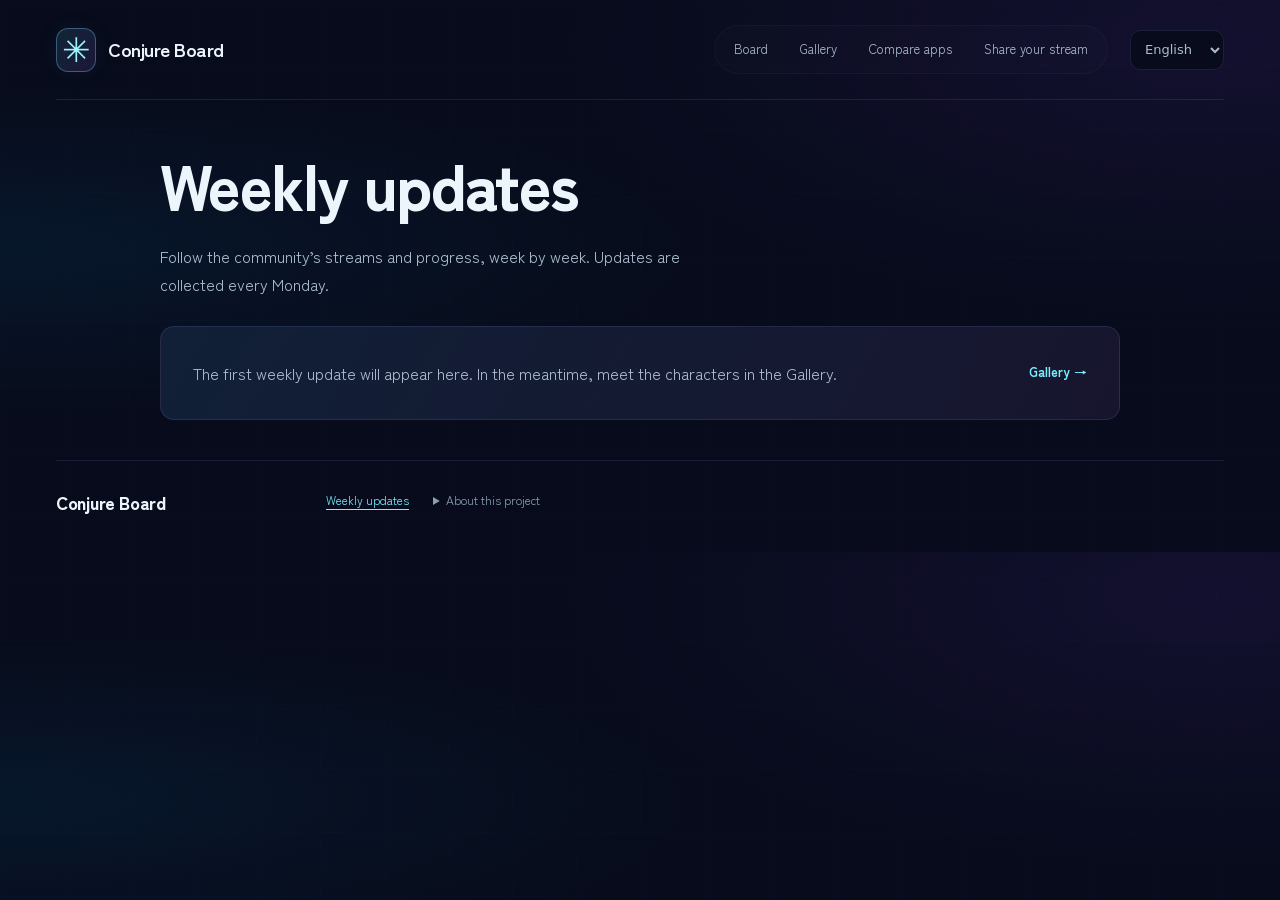
<file: weekly.html>
<!doctype html><html lang="en"><head><meta charset="utf-8"><meta name="viewport" content="width=device-width,initial-scale=1"><meta name="theme-color" content="#080d17">
<title>Weekly · Conjure Board</title>
<meta name="description" content="Bring them to life. Say hello to someone new.">
<meta property="og:title" content="Weekly · Conjure Board">
<meta property="og:description" content="Bring them to life. Say hello to someone new.">
<meta property="og:type" content="website">
<meta property="og:image" content="https://purankuton2001.github.io/conjure-board/assets/character-world-no-ja.png">
<meta property="og:image:alt" content="Original AI-generated concept illustration of a character stepping toward a new world">
<meta name="twitter:card" content="summary_large_image">
<link rel="stylesheet" href="https://fonts.googleapis.com/css2?family=Zen+Kaku+Gothic+New:wght@400;500;700&family=JetBrains+Mono:wght@400;600&display=swap">
<link rel="stylesheet" href="assets/style.css?v=24b2fa99bf94"></head><body class="page-weekly"><a class="skip-link" href="#main"><span data-l="en" class="on">Skip to content</span><span data-l="ja">本文へ移動</span><span data-l="ko">본문으로 이동</span><span data-l="zh-Hans">跳转到正文</span><span data-l="zh-Hant">跳至主要內容</span></a><div class="wrap">
<header class="top"><a class="brand" href="./"><span class="brand-mark" aria-hidden="true">✳</span><span>Conjure Board</span></a>
<nav class="main" aria-label="Main navigation"><a href="index.html"><span data-l="en" class="on">Board</span><span data-l="ja">Board</span><span data-l="ko">Board</span><span data-l="zh-Hans">榜单</span><span data-l="zh-Hant">榜單</span></a><a href="gallery.html"><span data-l="en" class="on">Gallery</span><span data-l="ja">ギャラリー</span><span data-l="ko">갤러리</span><span data-l="zh-Hans">画廊</span><span data-l="zh-Hant">藝廊</span></a><a href="versus.html"><span data-l="en" class="on">Compare apps</span><span data-l="ja">アプリを比べる</span><span data-l="ko">앱 비교</span><span data-l="zh-Hans">比较应用</span><span data-l="zh-Hant">比較應用程式</span></a><a href="report.html"><span data-l="en" class="on">Share your stream</span><span data-l="ja">配信を紹介する</span><span data-l="ko">방송 소개하기</span><span data-l="zh-Hans">分享直播</span><span data-l="zh-Hant">分享直播</span></a></nav>
<div class="lang"><select data-language-select aria-label="Language"><option value="en" lang="en" selected>English</option><option value="ja" lang="ja">日本語</option><option value="ko" lang="ko">한국어</option><option value="zh-Hans" lang="zh-Hans">简体中文</option><option value="zh-Hant" lang="zh-Hant">繁體中文</option></select></div></header>
<main id="main"><h1><span data-l="en" class="on">Weekly updates</span><span data-l="ja">今週のようす</span><span data-l="ko">주간 소식</span><span data-l="zh-Hans">每周动态</span><span data-l="zh-Hant">每週動態</span></h1><p class="lede"><span data-l="en" class="on">Follow the community’s streams and progress, week by week. Updates are collected every Monday.</span><span data-l="ja">みんなの配信や活動を、週ごとに振り返るページです。毎週月曜に更新します。</span><span data-l="ko">함께한 방송과 활동을 매주 돌아봅니다. 월요일마다 업데이트됩니다.</span><span data-l="zh-Hans">每周回顾大家的直播与活动，每周一更新。</span><span data-l="zh-Hant">每週回顧大家的直播與活動，每週一更新。</span></p><div class="empty"><span data-l="en" class="on">The first weekly update will appear here. In the meantime, meet the characters in the Gallery.</span><span data-l="ja">最初の活動まとめを準備しています。公開まで、ギャラリーものぞいてみてください。</span><span data-l="ko">첫 주간 소식을 준비하고 있어요. 그동안 갤러리도 둘러보세요.</span><span data-l="zh-Hans">首期每周动态正在准备中，也欢迎先逛逛画廊。</span><span data-l="zh-Hant">首期每週動態正在準備中，也歡迎先逛逛藝廊。</span> <a class="text-link" href="gallery.html"><span data-l="en" class="on">Gallery</span><span data-l="ja">ギャラリー</span><span data-l="ko">갤러리</span><span data-l="zh-Hans">画廊</span><span data-l="zh-Hant">藝廊</span> →</a></div></main>
<footer><a class="footer-brand" href="./">Conjure Board</a><div><a href="weekly.html"><span data-l="en" class="on">Weekly updates</span><span data-l="ja">今週のようす</span><span data-l="ko">주간 소식</span><span data-l="zh-Hans">每周动态</span><span data-l="zh-Hant">每週動態</span></a><details class="footer-details"><summary><span data-l="en" class="on">About this project</span><span data-l="ja">このプロジェクトについて</span><span data-l="ko">프로젝트 소개</span><span data-l="zh-Hans">关于本项目</span><span data-l="zh-Hant">關於本專案</span></summary><p><span data-l="en" class="on">An independent community project for original AI characters. Not sponsored by the model or video providers.</span><span data-l="ja">オリジナルの AI キャラクターを紹介する、有志のプロジェクトです。モデル・映像生成サービス各社によるスポンサー企画ではありません。</span><span data-l="ko">오리지널 AI 캐릭터를 소개하는 독립 커뮤니티 프로젝트입니다. 모델·영상 서비스 업체의 후원을 받지 않습니다.</span><span data-l="zh-Hans">这是一个介绍原创 AI 角色的独立社区项目，未受模型或视频服务商赞助。</span><span data-l="zh-Hant">這是一個介紹原創 AI 角色的獨立社群專案，未受模型或影片服務商贊助。</span></p><p><span data-l="en" class="on">For a correction or removal, open a GitHub issue with the entry and your request. For removal, start the title with “takedown:”.</span><span data-l="ja">掲載内容の修正・取り下げは、対象のページとご希望を添えて GitHub からご連絡ください。取り下げの場合は件名を「takedown:」で始めてください。</span><span data-l="ko">수정이나 삭제는 해당 페이지와 요청 내용을 GitHub에 남겨주세요. 삭제 요청 제목은 “takedown:”으로 시작해 주세요.</span><span data-l="zh-Hans">如需修改或下架，请通过 GitHub 提供相关页面和请求内容。下架请求标题请以“takedown:”开头。</span><span data-l="zh-Hant">如需修改或下架，請透過 GitHub 提供相關頁面和請求內容。下架請求標題請以「takedown:」開頭。</span> <a href="https://github.com/purankuton2001/conjure-board/issues/new">GitHub ↗</a></p></details></div></footer>
</div><script type="module" src="assets/language.js?v=24b2fa99bf94"></script></body></html>
</file>
<file: assets/style.css>
/* Conjure Board — orbital interface */
:root {
  color-scheme: dark;
  --bg: #080d17;
  --panel: #101925;
  --panel-2: #152130;
  --ink: #edf5fc;
  --ink-2: #abbccd;
  --mut: #8b9fb3;
  --line: #243344;
  --acc: #79ede1;
  --acc-ink: #082521;
  --acc-soft: #142f32;
  --ok: #79ede1;
  --warn: #e8c287;
  --pink: #c0a8ff;
  --gold: #e8cd93;
}
* { box-sizing: border-box; }
html { scroll-behavior: smooth; }
body {
  margin: 0;
  background: radial-gradient(ellipse at 85% 13%, #15303866, transparent 35%), radial-gradient(ellipse at 5% 36%, #23264b45, transparent 32%), var(--bg);
  color: var(--ink);
  font: 16px/1.75 "Zen Kaku Gothic New", "Hiragino Sans", "Noto Sans JP", "Noto Sans KR", system-ui, sans-serif;
}
body::before {
  content: ""; position: fixed; inset: 0; z-index: -1; pointer-events: none;
  background-image: linear-gradient(#9db4d004 1px, transparent 1px), linear-gradient(90deg, #9db4d004 1px, transparent 1px);
  background-size: 64px 64px;
}
a { color: var(--acc); text-underline-offset: 4px; }
a:hover { color: var(--ink); }
a, button { -webkit-tap-highlight-color: transparent; }
a:focus-visible, button:focus-visible, select:focus-visible, summary:focus-visible { outline: 2px solid var(--acc); outline-offset: 5px; }
::selection { background: #79ede140; color: white; }
.wrap { max-width: 1264px; margin: auto; padding: 0 48px 36px; }
.skip-link { position: absolute; top: -90px; left: 20px; padding: 12px 20px; background: var(--acc); color: var(--acc-ink); z-index: 10; }
.skip-link:focus { top: 12px; }
header.top { display: flex; align-items: center; gap: 22px; min-height: 100px; border-bottom: 1px solid var(--line); }
.brand { display: flex; align-items: center; gap: 12px; font: 800 20px/1.3 "Zen Kaku Gothic New", system-ui, sans-serif; letter-spacing: -.04em; text-decoration: none; color: var(--ink); white-space: nowrap; }
.brand-mark { display: grid; place-items: center; width: 40px; height: 44px; border: 1px solid #79ede13d; border-radius: 12px; color: var(--acc); background: #79ede10b; font: 34px/1 system-ui; }
.brand small { display: block; margin-top: 5px; font: 400 10px/1.4 "JetBrains Mono", monospace; color: var(--mut); letter-spacing: .01em; }
.main { display: flex; gap: 4px; margin-left: auto; padding: 5px; background: #ffffff03; border: 1px solid #ffffff08; border-radius: 30px; }
.main a { padding: 7px 14px; border-radius: 22px; font-size: 13px; color: var(--ink-2); text-decoration: none; white-space: nowrap; transition: background .2s, color .2s; }
.main a:hover { color: var(--ink); background: #ffffff08; }
.main a[aria-current] { color: var(--acc); background: #79ede114; box-shadow: inset 0 0 0 1px #79ede11a; }
.lang { flex-shrink: 0; }
.lang select { min-height: 40px; max-width: 150px; padding: 7px 10px; border: 1px solid var(--line); border-radius: 10px; background: var(--bg); color: var(--ink-2); font: 500 13px/1.5 system-ui, sans-serif; cursor: pointer; }
.page-label { display: flex; align-items: center; gap: 10px; margin: 28px 0 40px; font: 400 10px/1.5 "JetBrains Mono", monospace; letter-spacing: .13em; color: var(--mut); }
.status-dot { width: 6px; height: 6px; background: var(--acc); border-radius: 50%; box-shadow: 0 0 12px #79ede180; }
.edition { margin-left: auto; letter-spacing: .04em; }
h1 { max-width: 950px; font: 800 clamp(36px, 5vw, 64px)/1.12 "Zen Kaku Gothic New", sans-serif; letter-spacing: -.055em; margin: 0 0 22px; text-wrap: balance; }
.lede { color: var(--ink-2); font-size: 16px; max-width: 65ch; margin: 0 0 28px; }
.btn { display: inline-flex; align-items: center; justify-content: space-between; gap: 28px; padding: 12px 21px; border: 1px solid #c1fff333; border-radius: 9px; background: var(--acc); color: var(--acc-ink); text-decoration: none; font-size: 13px; font-weight: 700; box-shadow: 0 0 25px #79ede110; transition: transform .2s, box-shadow .2s; }
.btn:hover { color: var(--acc-ink); background: #aefff4; transform: translateY(-2px); box-shadow: 0 5px 30px #79ede124; }
.text-link { font-size: 13px; font-weight: 700; text-decoration: none; }
h2 { font: 700 23px/1.4 "Zen Kaku Gothic New", sans-serif; letter-spacing: -.025em; margin: 42px 0 20px; padding-top: 24px; border-top: 1px solid var(--line); }
h3 { font-size: 18px; margin: 25px 0 10px; }
.section-heading { display: flex; justify-content: space-between; align-items: center; gap: 16px; margin-bottom: 20px; }
.section-heading h2 { padding: 0; margin: 0; border: 0; }
.section-note { font-size: 11px; color: var(--mut); }
.demo-heading h2 { font-size: 21px; }
.heroes { display: grid; grid-template-columns: repeat(2, minmax(0, 1fr)); gap: 22px; margin: 0 0 30px; }
.hero { min-width: 0; margin: 0; background: #111b28b0; border: 1px solid var(--line); border-radius: 15px; overflow: hidden; transition: border-color .2s, transform .2s; }
.hero:hover { border-color: #63818c; transform: translateY(-3px); }
.hero .hv, .hero .yt { display: block; width: 100%; aspect-ratio: 16/9; background: #060a11; border: 0; object-fit: cover; }
.hero figcaption { position: relative; padding: 17px 20px 20px; font-size: 12px; color: var(--ink-2); border-top: 1px solid var(--line); }
.hero figcaption::before { content: ""; position: absolute; width: 35px; height: 2px; top: -1px; background: var(--card-accent, var(--acc)); }
.hero figcaption b { display: flex; align-items: center; flex-wrap: wrap; gap: 7px; color: var(--ink); margin-bottom: 6px; font: 700 17px/1.6 "Zen Kaku Gothic New", sans-serif; }
.hero figcaption a { color: var(--ink); text-decoration: none; }
.stats { display: grid; grid-template-columns: repeat(5, minmax(0, 1fr)); border: 1px solid var(--line); background: linear-gradient(130deg, #142331a6, #101827a6); border-radius: 14px; padding: 24px 0; margin: 0 0 44px; }
.stats > div { padding: 0 24px; border-right: 1px solid var(--line); }
.stats > div:last-child { border: 0; }
.stats span { font-size: 12px; color: var(--ink-2); }
.stats strong { display: block; font: 400 34px/1.35 "JetBrains Mono", monospace; letter-spacing: -.06em; margin-top: 9px; }
.stats > div:nth-child(2) strong { color: var(--acc); }
.empty { display: flex; align-items: center; gap: 24px; padding: 32px; border: 1px solid var(--line); border-radius: 14px; background: linear-gradient(120deg, #111d2bb3, #10162280); color: var(--ink-2); }
.empty strong { color: var(--ink); font-size: 18px; }
.empty p { font-size: 14px; margin: 5px 0 0; }
.empty .text-link { margin-left: auto; white-space: nowrap; }
.empty-symbol { display: inline-grid; place-items: center; width: 30px; height: 30px; color: var(--acc); border: 1px solid #79ede133; border-radius: 8px; margin-right: 12px; }
.quiet-state { background: #101b29; border: 1px dashed var(--line); padding: 22px; border-radius: 12px; color: var(--mut); font-size: 14px; }
.mut { color: var(--mut); font-size: 14px; }
.tbl { overflow-x: auto; border: 1px solid var(--line); border-radius: 12px; background: var(--panel); margin: 18px 0 25px; }
table { width: 100%; border-collapse: collapse; font-size: 14px; }
th, td { text-align: left; padding: 15px 18px; border-bottom: 1px solid var(--line); vertical-align: top; }
th { font-size: 11px; font-weight: 500; letter-spacing: .04em; color: var(--ink-2); background: var(--panel-2); white-space: nowrap; }
tbody tr:last-child td { border-bottom: 0; }
tbody tr:hover { background: #192936; }
td.num, th.num { text-align: right; font-variant-numeric: tabular-nums; white-space: nowrap; }
td.num { font-family: "JetBrains Mono", monospace; font-size: 12px; }
.pill { display: inline-block; font: 400 11px/1.7 "Zen Kaku Gothic New", system-ui, sans-serif; padding: 2px 9px; border-radius: 6px; border: 1px solid var(--line); color: var(--ink-2); margin: 2px 4px 2px 0; white-space: nowrap; }
.pill.castconjure, .pill.abroad { color: var(--acc); background: #79ede110; border-color: #79ede124; }
.pill.ai-oshibloom { color: var(--pink); background: #b199ff14; border-color: #b199ff24; }
.pill.tier { display: inline-block; color: var(--gold); background: #e8cd9310; border-color: #e8cd9324; }
.pill.pin { background: var(--acc-soft); }
.tiers { display: grid; grid-template-columns: repeat(4, minmax(0, 1fr)); gap: 16px; }
.tiers > .tier { display: flex; flex-direction: column; gap: 15px; padding: 24px; border: 1px solid var(--line); border-radius: 14px; background: linear-gradient(145deg, #14202eb3, #0f172380); font-size: 12px; }
.tier-number { display: grid; place-items: center; width: 34px; height: 34px; border: 1px solid #79ede12b; border-radius: 10px; color: var(--acc); background: #79ede10a; font: 400 11px/1 "JetBrains Mono", monospace; }
.tier .name { font: 700 18px/1.4 "Zen Kaku Gothic New", sans-serif; }
.tier > div:last-child { color: var(--ink-2); }
.tier b { font-size: 11px; color: var(--ink); margin-right: 6px; }
.grid { display: grid; grid-template-columns: repeat(auto-fit, minmax(min(100%, 300px), 1fr)); gap: 22px; }
.grid > * { min-width: 0; }
.card { background: var(--panel); border: 1px solid var(--line); border-top: 2px solid var(--card-accent, var(--acc)); border-radius: 14px; padding: 25px; font-size: 16px; overflow-wrap: anywhere; }
.card > b { display: block; font: 800 25px/1.5 "Zen Kaku Gothic New", sans-serif; margin-bottom: 14px; }
.card .yt { aspect-ratio: 16/9; width: 100%; border: 0; border-radius: 8px; margin: 18px 0; }
.callout { border-left: 2px solid var(--acc); background: var(--acc-soft); padding: 18px 22px; border-radius: 0 10px 10px 0; margin: 24px 0; font-size: 14px; }
.callout.warn { border-color: var(--warn); background: #e8c28710; }
code { font-family: "JetBrains Mono", monospace; background: var(--panel-2); padding: .12em .4em; border-radius: 4px; font-size: .85em; overflow-wrap: anywhere; }
pre { background: #060a11; padding: 20px; border-radius: 10px; overflow-x: auto; font-size: 14px; white-space: pre-wrap; }
pre code { background: none; padding: 0; color: inherit; }
dl.kv { display: grid; grid-template-columns: 150px 1fr; font-size: 16px; border: 1px solid var(--line); border-radius: 12px; background: var(--panel); padding: 8px 24px; }
dl.kv dt, dl.kv dd { padding: 15px 0; border-bottom: 1px solid var(--line); }
dl.kv dt { font: 400 13px/1.9 "JetBrains Mono", monospace; color: var(--ink-2); }
dl.kv dd { margin: 0; }
dl.kv dt:nth-last-child(2), dl.kv dd:last-child { border: 0; }
footer { display: grid; grid-template-columns: 220px 1fr; gap: 50px; color: var(--mut); font-size: 12px; border-top: 1px solid var(--line); padding-top: 28px; margin-top: 64px; }
.footer-brand { font: 800 18px/1.5 "Zen Kaku Gothic New", sans-serif; text-decoration: none; color: var(--ink); }
[data-l] { display: none; }
[data-l].on { display: inline; }
.page-versus main, .page-report main, .page-weekly main { max-width: 960px; margin-inline: auto; }
.page-versus .lede, .page-report .lede { max-width: 62ch; }
.page-versus table { table-layout: fixed; min-width: 0; }
.page-versus th, .page-versus td, .page-versus .card .pill { overflow-wrap: anywhere; white-space: normal; }
.page-versus th:first-child { width: 27%; }
.copy-details { margin: 18px 0; color: var(--ink-2); font-size: 14px; }
.copy-details summary { cursor: pointer; padding: 10px 0; color: var(--ink); font-weight: 500; }
.copy-details[open] summary { margin-bottom: 12px; }
.copy-details .tbl { margin-top: 8px; }
.model-credit { border-bottom: 1px solid var(--line); padding-bottom: 18px; margin-bottom: 19px; }
.model-credit > span { display: block; font-size: 13px; color: var(--ink-2); }
.model-credit strong { display: block; font: 800 clamp(24px, 3vw, 32px)/1.3 "Zen Kaku Gothic New", system-ui, sans-serif; letter-spacing: -.035em; margin-top: 7px; }
.page-versus .card > b { font-size: 19px; margin-bottom: 10px; }
.page-versus h1.model-matchup { display: grid; grid-template-columns: minmax(0, 1fr) 48px minmax(0, 1fr); align-items: center; gap: 20px; max-width: 100%; padding: 28px 0; margin: 0 0 24px; border-block: 1px solid var(--line); text-wrap: initial; }
.model-matchup .model-side { display: flex; flex-direction: column; gap: 14px; min-width: 0; }
.model-matchup .model-brand { display: flex; align-items: center; gap: 10px; font: 600 18px/1.4 system-ui, sans-serif; letter-spacing: 0; }
.model-brand img { display: block; width: 32px; height: 32px; object-fit: contain; flex-shrink: 0; background: #edf5fc; border-radius: 50%; padding: 3px; }
.model-matchup .model-name { font: 800 clamp(30px, 4.8vw, 56px)/1.15 "Zen Kaku Gothic New", system-ui, sans-serif; letter-spacing: -.045em; white-space: nowrap; }
.model-matchup .versus-separator { display: grid; place-items: center; width: 44px; height: 44px; border: 1px solid var(--line); border-radius: 50%; font: 500 14px/1 system-ui, sans-serif; color: var(--mut); background: var(--panel); }
@media (max-width: 1100px) {
  header.top { flex-wrap: wrap; gap: 16px; padding: 20px 0; }
  .main { order: 3; width: 100%; justify-content: center; }
  .lang { margin-left: auto; }
  .board-intro { gap: 32px; }
  .tiers { grid-template-columns: repeat(2, minmax(0, 1fr)); }
  .stats > div { padding: 0 18px; }
}
@media (max-width: 900px) {
  .board-intro { grid-template-columns: 1fr; }
  .experiment-card { max-width: 100%; }
}
@media (max-width: 700px) {
  .wrap { padding-inline: 20px; }
  .brand { font-size: 17px; gap: 9px; }
  .brand-mark { width: 32px; height: 36px; font-size: 28px; }
  .brand small { font-size: 9px; }
  .lang select { max-width: 105px; font-size: 12px; }
  .main { justify-content: flex-start; gap: 0; overflow-x: auto; min-width: 0; }
  .main a { flex-shrink: 0; }
  .main a { font-size: 12px; padding: 8px 10px; }
  .page-label { margin: 24px 0 30px; font-size: 9px; }
  .board-intro { grid-template-columns: 1fr; gap: 32px; margin-bottom: 40px; }
  .board-intro h1 { font-size: clamp(44px, 13vw, 88px); }
  .board-intro .lede { max-width: 100%; }
  .experiment-card { padding: 20px; }
  .orbital-art { height: 230px; }
  .orbital-art .orbit { max-width: 350px; }
  .hero-actions { gap: 22px; }
  .section-heading { align-items: flex-start; }
  .section-note { text-align: right; font-size: 10px; }
  .demo-heading { flex-direction: column; gap: 6px; }
  .heroes { grid-template-columns: 1fr; gap: 18px; }
  .stats { grid-template-columns: repeat(2, minmax(0, 1fr)); padding: 0; overflow: hidden; }
  .stats > div { padding: 18px 22px; border-right: 1px solid var(--line); border-bottom: 1px solid var(--line); }
  .stats > div:nth-child(even) { border-right: 0; }
  .stats > div:last-child { grid-column: 1 / -1; }
  .stats strong { font-size: 29px; }
  .empty { flex-wrap: wrap; padding: 24px; gap: 16px; }
  .empty > div { flex: 1; min-width: 180px; }
  .empty .text-link { margin: 0; }
  .tiers { gap: 12px; }
  .tiers > .tier { padding: 18px; }
  .tier .name { font-size: 16px; }
  th, td { padding: 12px 14px; }
  dl.kv { grid-template-columns: 1fr; padding: 10px 20px; }
  dl.kv dt { border: 0; padding: 12px 0 0; }
  dl.kv dd { padding: 4px 0 14px; }
  footer { grid-template-columns: 1fr; gap: 16px; margin-top: 45px; }
  h1 { font-size: 36px; }
  h2 { font-size: 21px; }
  .page-versus th, .page-versus td { padding: 10px; font-size: 13px; }
  .page-versus .grid { grid-template-columns: 1fr; }
  .page-versus h1.model-matchup { grid-template-columns: minmax(0, 1fr) 30px minmax(0, 1fr); gap: 10px; padding: 23px 0; }
  .model-matchup .model-brand { font-size: 14px; gap: 7px; }
  .model-brand img { width: 24px; height: 24px; }
  .model-matchup .model-name { font-size: clamp(20px, 5.5vw, 36px); }
  .model-matchup .versus-separator { width: 30px; height: 30px; font-size: 12px; }
}
@media (max-width: 380px) {
  .wrap { padding-inline: 16px; }
  .brand { font-size: 15px; }
  .brand small { font-size: 8px; }
  header.top { column-gap: 8px; }
  .lang select { max-width: 90px; }
  .main a { padding-inline: 7px; font-size: 11px; }
  .app-pair { font-size: 13px; gap: 10px; }
  .tiers { grid-template-columns: 1fr; }
}
@media (prefers-reduced-motion: reduce) {
  html { scroll-behavior: auto; }
  *, *::before, *::after { transition: none !important; animation: none !important; }
}

/* A compact introduction, then the actual experiences. */
main { padding-top: 48px; }
.brand { font-weight: 700; letter-spacing: -.025em; font-size: 19px; }
h1, h2, .card > b, .tier .name, .footer-brand { letter-spacing: -.025em; }
.board-intro { display: block; min-height: 0; margin: 0 0 32px; text-align: center; }
.board-intro .eyebrow { display: block; margin: 0 0 12px; padding: 0; background: none; border: 0; color: var(--acc); font-size: 12px; }
.board-intro h1 { text-wrap: initial; max-width: none; margin: 0 0 16px; font-size: clamp(30px, 4vw, 48px); line-height: 1.4; font-weight: 700; letter-spacing: -.04em; background: none; -webkit-text-fill-color: initial; }
.board-intro .lede { max-width: none; margin: 0; font-size: 14px; color: var(--ink-2); }
.heroes { gap: 24px; margin-bottom: 16px; }
.hero { background: #111c28; }
.hero:hover { transform: none; }
.hero figcaption { display: flex; align-items: center; justify-content: space-between; gap: 16px; padding: 20px; }
.hero figcaption b { margin: 0; font: 700 18px/1.5 "Zen Kaku Gothic New", system-ui, sans-serif; }
.hero figcaption p { margin: 5px 0 0; font-size: 13px; }
.app-action { flex-shrink: 0; display: inline-flex; gap: 12px; align-items: center; padding: 10px 13px; border: 1px solid #79ede133; border-radius: 8px; color: var(--acc) !important; font-size: 12px; background: #79ede109; }
.app-action:hover { background: #79ede11b; }
.compare-link { text-align: center; margin-bottom: 48px; }
.compare-link .text-link { color: var(--ink-2); font-weight: 400; }
.page-board .empty { padding: 28px 32px; }
.page-board .empty strong { font-weight: 500; font-size: 19px; }
.page-board .empty p { margin-top: 7px; }
.board-extras { margin-top: 36px; }
.board-detail { border-bottom: 1px solid var(--line); }
.board-detail > summary { cursor: pointer; padding: 18px 0; color: var(--ink-2); font-size: 14px; }
.board-detail[open] > summary { color: var(--ink); margin-bottom: 12px; }
.board-detail .tiers { margin-bottom: 20px; }
.board-detail .empty { margin-bottom: 24px; }
footer { margin-top: 40px; }
.footer-details { display: inline-block; margin-left: 24px; vertical-align: top; }
.footer-details summary { cursor: pointer; }
.footer-details[open] { display: block; margin: 16px 0 0; }
@media (max-width: 1100px) {
 header.top { min-height: 80px; }
 .hero figcaption { align-items: flex-start; flex-direction: column; }
}
@media (max-width: 700px) {
 main { padding-top: 32px; }
 .board-intro { margin-bottom: 24px; text-align: left; }
 .board-intro h1 { font-size: clamp(24px, 6.6vw, 40px); }
 .board-intro .lede { font-size: 13px; line-height: 1.8; }
 .brand { font-size: 17px; }
 .main { justify-content: space-between; }
 .main a { font-size: 12px; padding: 8px; }
 .hero figcaption { gap: 14px; padding: 18px; }
 .app-action { justify-content: space-between; width: 100%; }
 .compare-link { margin-bottom: 32px; }
 .page-board .empty { padding: 24px; }
 .page-board .empty > div { flex-basis: 100%; }
 .page-board .empty .btn { margin-top: 4px; }
 .page-board .section-heading h2 { font-size: 19px; }
 .page-board .section-heading .text-link { font-size: 12px; }
 .footer-details { display: block; margin: 12px 0 0; }
}

.board-intro h1 .title-phrase { display: inline-block; white-space: nowrap; }

.tech-stack { display: flex; flex-wrap: wrap; align-items: center; justify-content: center; gap: 10px; margin-bottom: 22px; }
.tech-stack > span { display: inline-flex; align-items: center; gap: 8px; padding: 7px 12px; border: 1px solid #79ede128; border-radius: 9px; background: #101e2c; font: 600 14px/1.4 system-ui, sans-serif; color: #edf5fc; }
.tech-stack img { width: 24px; height: 24px; object-fit: contain; background: #edf5fc; border-radius: 6px; padding: 3px; }
.tech-stack > i { font: 400 12px/1 system-ui, sans-serif; color: var(--mut); }
.page-versus .tech-stack { justify-content: flex-start; }
@media(max-width:700px) {
 .tech-stack { justify-content: flex-start; gap: 6px; }
 .tech-stack > span { padding: 6px 8px; font-size: 12px; gap: 6px; }
 .tech-stack img { width: 20px; height: 20px; }
}

/* The cover's character world, carried into the interactive site. */
:root { --bg: #070b1b; --panel: #10172c; --panel-2: #17223b; --acc: #79eeff; --acc-ink: #071b2b; --acc-soft: #122a3e; --line: #819bdd26; --pink: #bd9cff; }
body { background: radial-gradient(ellipse at 95% 8%, #6a34bc20, transparent 38%), radial-gradient(ellipse at 0 45%, #087aa81c, transparent 40%), var(--bg); }
header.top { border-color: #91b5ff20; }
.brand-mark { color: #9ef4ff; background: linear-gradient(135deg, #5ee4ff20, #ab68ff20); border-color: #80dfff55; box-shadow: 0 0 24px #63cdff10; }
.main a[aria-current] { color: #b1f6ff; background: linear-gradient(120deg, #48ceff20, #a773ff20); box-shadow: inset 0 0 0 1px #90caff2b; }
.page-board main { padding-top: 28px; }
.board-intro { isolation: isolate; position: relative; display: flex; flex-direction: column; justify-content: center; min-height: 520px; padding: 56px 48px 108px; margin-bottom: 28px; overflow: hidden; border: 1px solid #86caff40; border-radius: 24px; text-align: left; background: #101a30; box-shadow: 0 24px 80px #02061670, 0 0 50px #5c84ff0a; }
.world-art { position: absolute; inset: 0; z-index: -3; width: 100%; height: 100%; object-fit: cover; object-position: center; }
.board-intro::before { content: ''; position: absolute; inset: 0; z-index: -2; background: linear-gradient(90deg, #070d23ed 0%, #0b1532b8 35%, #09132908 70%), linear-gradient(0deg, #080e23 0%, transparent 38%); }
.world-grid { position: absolute; z-index: -1; right: -10%; bottom: -110px; width: 80%; height: 280px; transform: perspective(360px) rotateX(52deg) rotateZ(-12deg); background-image: linear-gradient(#78edff35 1px, transparent 1px), linear-gradient(90deg, #ad88ff40 1px, transparent 1px); background-size: 42px 42px; mask-image: linear-gradient(transparent, #000 45%, transparent); pointer-events: none; }
.intro-copy { max-width: 60%; }
.board-intro h1 { font-size: clamp(32px, 3.7vw, 48px); line-height: 1.45; letter-spacing: -.045em; margin-bottom: 18px; color: #f4f7ff; text-shadow: 0 2px 24px #090e29; }
.board-intro h1 .title-phrase { white-space: normal; }
.board-intro h1 .title-phrase:last-child { color: #9bedff; }
.board-intro .lede { color: #c1cee4; font-size: 14px; max-width: 32em; }
.intro-copy .btn { margin-top: 26px; }
.btn { background: linear-gradient(115deg, #9af2ff, #a3bcff); color: #091c35; border-color: #c6f8ff88; box-shadow: 0 0 24px #73deff20; }
.btn:hover { background: #c3f7ff; color: #091c35; }
.intro-tech { position: absolute; bottom: 24px; left: 48px; right: 32px; }
.tech-stack { gap: 10px; }
.intro-tech .tech-stack { justify-content: flex-start; margin: 0; }
.tech-stack > span { background: #0b142ad9; border-color: #91c7ff30; padding: 9px 12px; border-radius: 10px; }
.tech-stack > span:first-child { color: #9becff; border-color: #73e0ff45; }
.tech-stack > span:nth-of-type(2) { color: #d6baff; border-color: #b890ff45; }
.tech-stack img { background: transparent; filter: brightness(0) invert(1); padding: 1px; border-radius: 0; }
.heroes { scroll-margin-top: 24px; gap: 24px; }
.hero { border-radius: 18px; border-color: #72dfff40; background: linear-gradient(140deg, #122238, #0e1429); box-shadow: 0 10px 36px #00000025; }
.hero:nth-child(2) { border-color: #b48bff45; background: linear-gradient(140deg, #201d3c, #101529); }
.hero:hover { border-color: #95ddff; }
.hero:nth-child(2):hover { border-color: #c4a8ff; }
.hero figcaption { border-color: #84bcff26; }
.hero figcaption::before { width: 80px; background: linear-gradient(90deg, #77eaff, transparent); }
.hero:nth-child(2) figcaption::before { background: linear-gradient(90deg, #b78aff, transparent); }
.app-action { color: #b0f2ff !important; border-color: #7ddeff45; background: #68ccff0d; }
.hero:nth-child(2) .app-action { color: #decbff !important; border-color: #b48bff45; background: #a776ff10; }
.empty, .card, .tiers > .tier { background: linear-gradient(120deg, #112037, #17152e); }
.page-board .empty { border-color: #98b4ff30; border-radius: 18px; }
.compare-link .text-link { color: #b3c4e2; }
@media (max-width: 900px) {
 .board-intro { min-height: 490px; padding: 36px 28px 115px; }
 .intro-copy { max-width: 65%; }
 .intro-tech { left: 28px; right: 28px; }
}
@media (max-width: 700px) {
 .page-board main { padding-top: 20px; }
 .board-intro { min-height: 580px; justify-content: flex-end; padding: 250px 22px 110px; border-radius: 18px; }
 .world-art { height: 75%; object-position: 73% top; }
 .board-intro::before { background: linear-gradient(0deg, #0a1127 20%, #0a1127ed 36%, #0a112730 66%, #0a112710); }
 .intro-copy { max-width: 100%; }
 .board-intro h1 { font-size: clamp(27px, 7vw, 38px); line-height: 1.4; margin-bottom: 12px; }
 .board-intro .lede { font-size: 13px; }
 .intro-copy .btn { margin-top: 20px; }
 .intro-tech { left: 22px; right: 22px; bottom: 22px; }
 .intro-tech .tech-stack { gap: 6px; }
 .tech-stack > span { font-size: 11px; padding: 6px 8px; gap: 5px; }
 .tech-stack img { width: 18px; height: 18px; }
 .world-grid { width: 120%; bottom: -140px; }
}
@media (max-width: 700px) {
 .board-intro h1:has([data-l="ja"].on) { font-size: clamp(20px, 6vw, 36px); }
 .board-intro h1 [data-l="ja"] .title-phrase { display: block; white-space: nowrap; }
}
</file>
